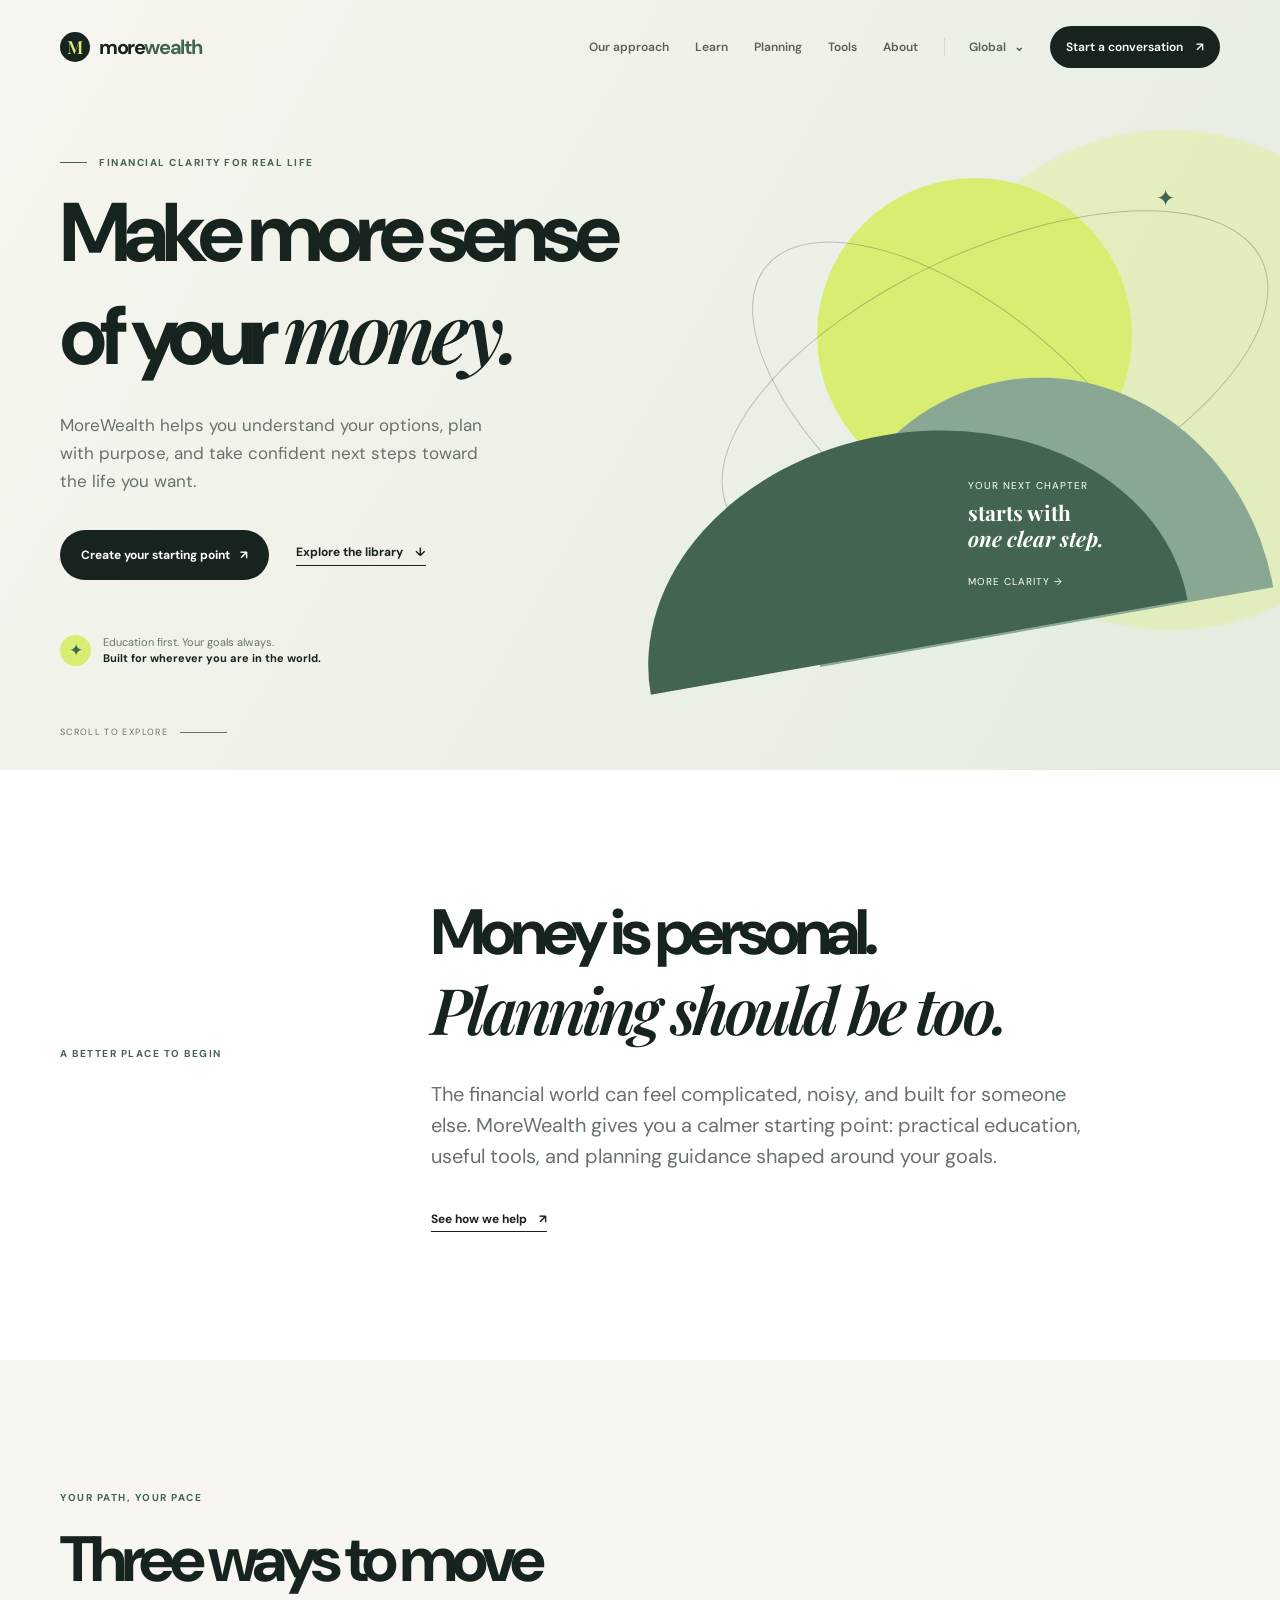
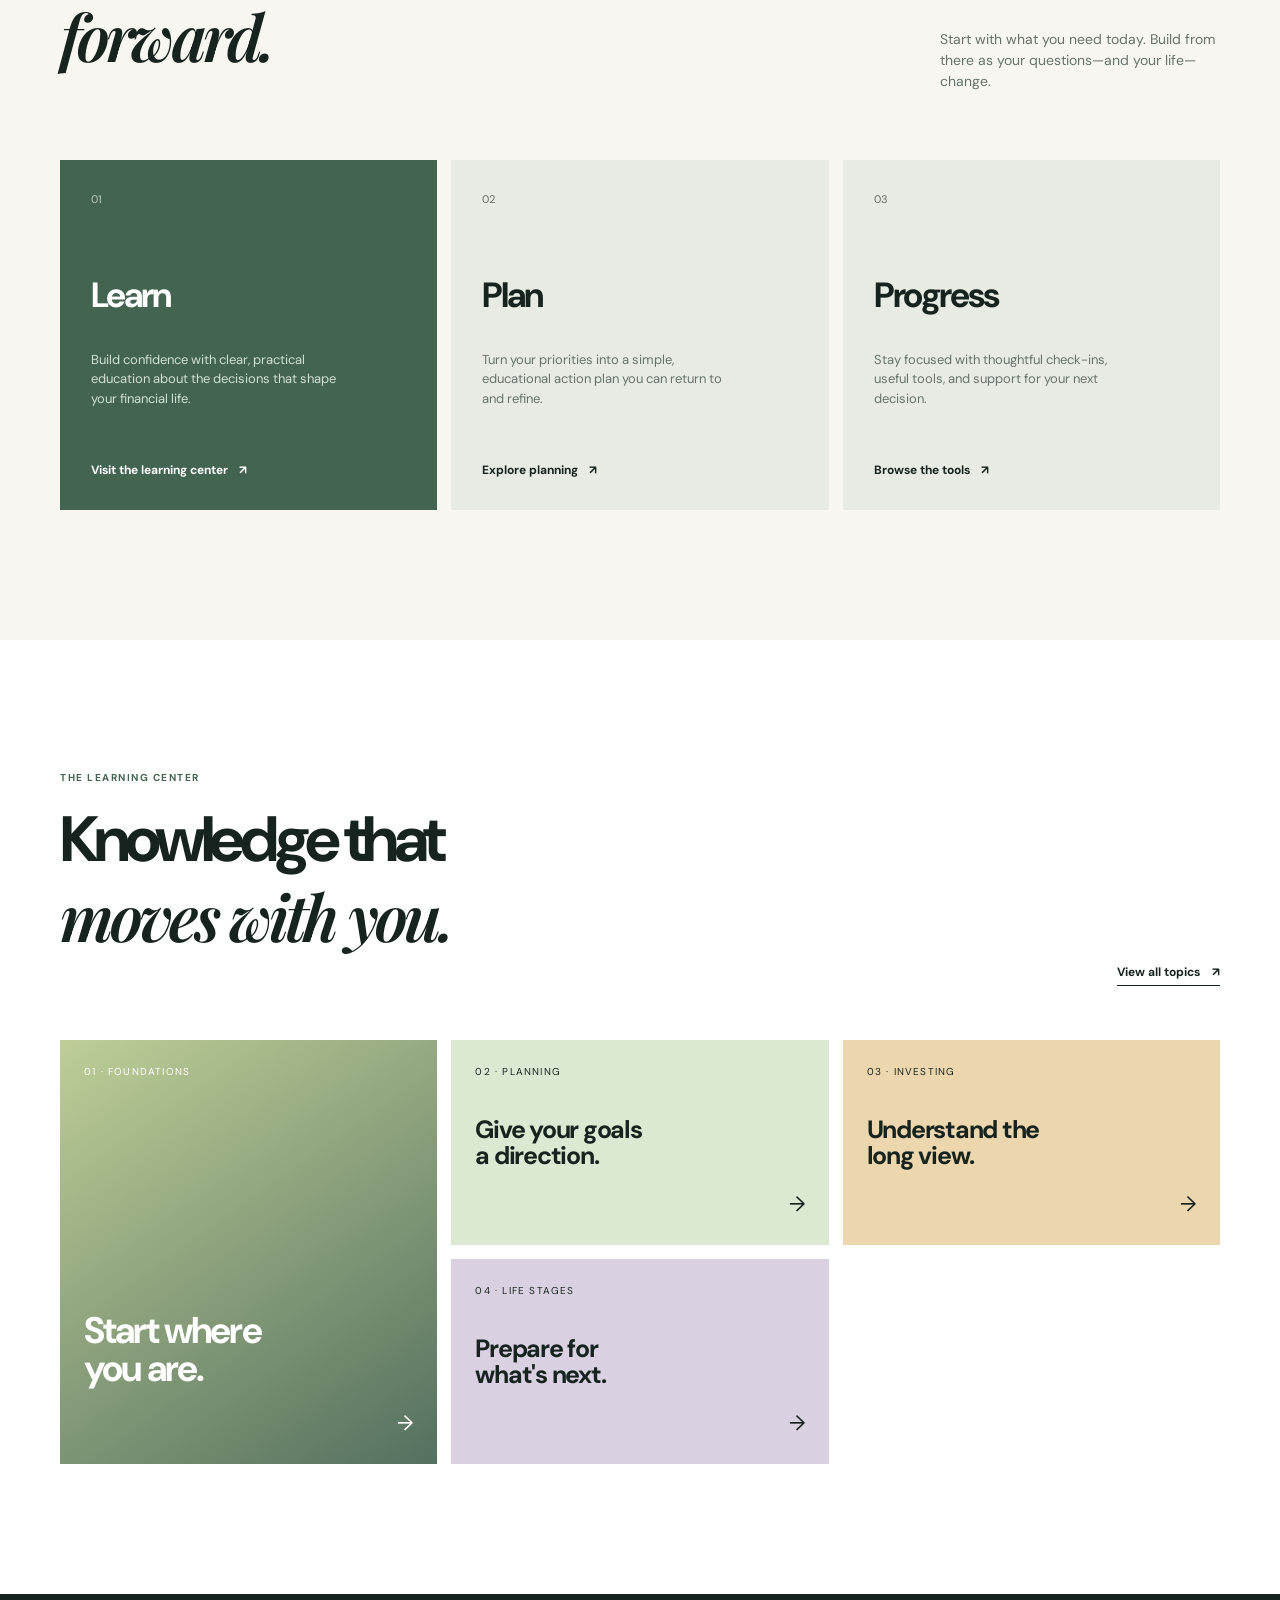
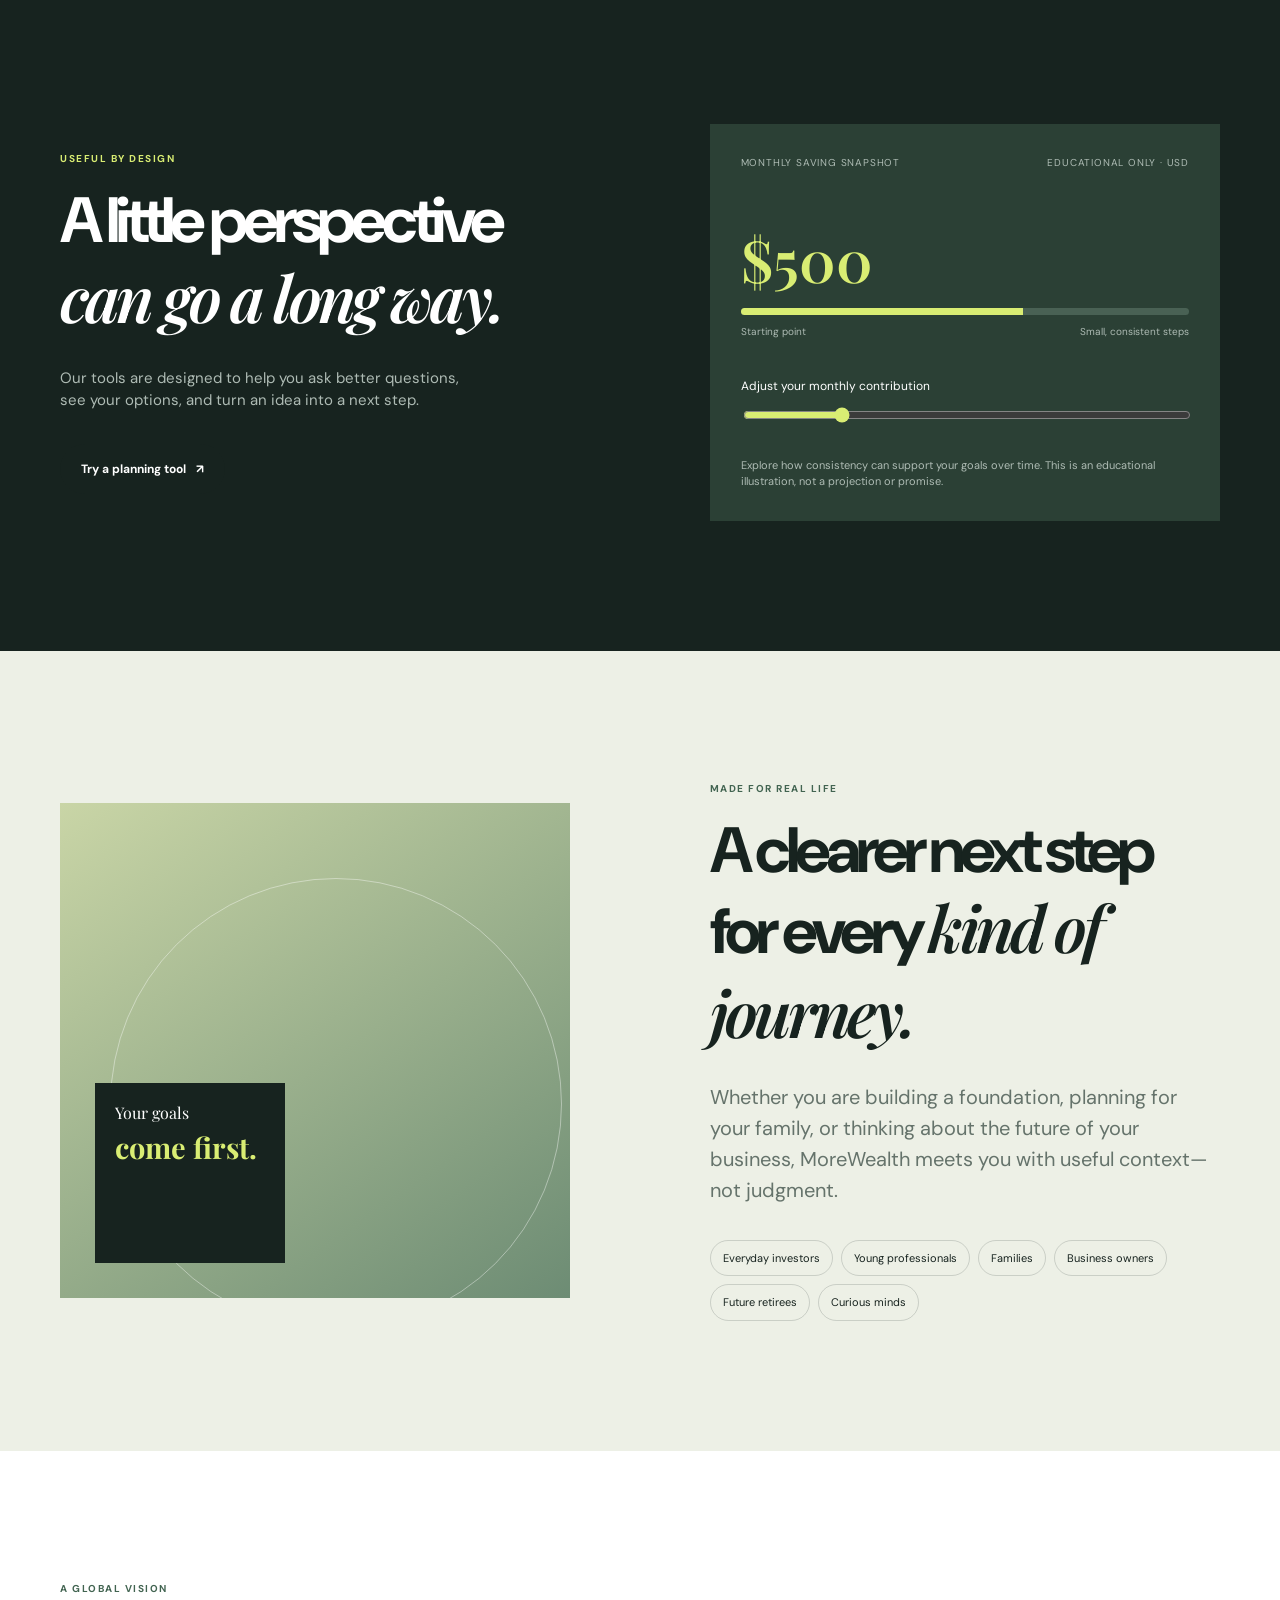
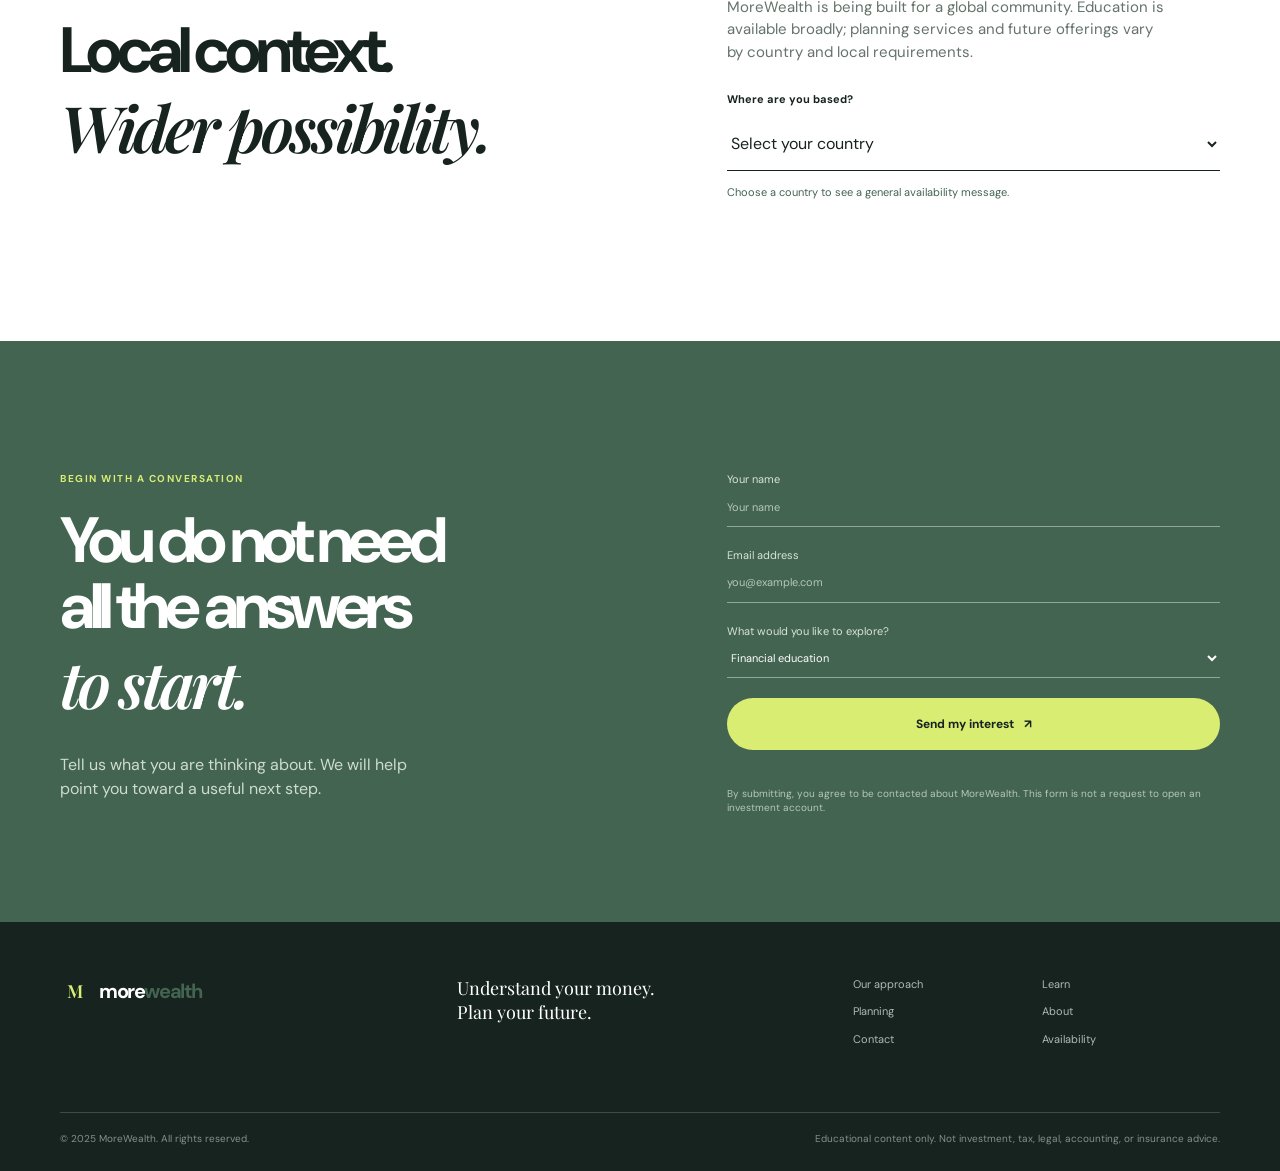
<file: index.html>
<!doctype html>
<html lang="en">
<head>
  <meta charset="UTF-8" />
  <meta name="viewport" content="width=device-width, initial-scale=1.0" />
  <meta name="description" content="MoreWealth makes financial education and planning clearer, more personal, and easier to act on." />
  <title>MoreWealth — Clarity for what comes next</title>
  <link rel="preconnect" href="https://fonts.googleapis.com" />
  <link rel="preconnect" href="https://fonts.gstatic.com" crossorigin />
  <link href="https://fonts.googleapis.com/css2?family=DM+Sans:wght@400;500;600;700&family=Playfair+Display:ital,wght@0,600;0,700;1,600&display=swap" rel="stylesheet" />
  <link rel="stylesheet" href="styles.css" />
</head>
<body>
  <header class="site-header">
    <div class="container nav-wrap">
      <a class="brand" href="#top" aria-label="MoreWealth home"><span class="brand-mark">M</span><span>more<span>wealth</span></span></a>
      <button class="menu-toggle" aria-expanded="false" aria-controls="site-nav" aria-label="Open navigation"><i></i><i></i><i></i></button>
      <nav id="site-nav" class="site-nav" aria-label="Main navigation">
        <a href="#approach">Our approach</a><a href="#learn">Learn</a><a href="#planning">Planning</a><a href="#tools">Tools</a><a href="#about">About</a>
        <a class="country-link" href="#availability">Global <span>⌄</span></a><a class="nav-cta" href="#contact">Start a conversation <span>↗</span></a>
      </nav>
    </div>
  </header>

  <main id="top">
    <section class="hero"><div class="hero-orb"></div><div class="container hero-grid"><div class="hero-copy"><p class="eyebrow"><span></span> Financial clarity for real life</p><h1>Make more sense of your <em>money.</em></h1><p class="hero-lede">MoreWealth helps you understand your options, plan with purpose, and take confident next steps toward the life you want.</p><div class="hero-actions"><a class="button dark" href="#contact">Create your starting point <span>↗</span></a><a class="under-link" href="#learn">Explore the library <span>↓</span></a></div><div class="hero-note"><span class="note-icon">✦</span><span>Education first. Your goals always.<br /><strong>Built for wherever you are in the world.</strong></span></div></div><div class="hero-art" aria-hidden="true"><div class="art-sun"></div><div class="art-line line-one"></div><div class="art-line line-two"></div><div class="art-hill hill-one"></div><div class="art-hill hill-two"></div><div class="art-card"><small>Your next chapter</small><strong>starts with<br /><em>one clear step.</em></strong><span>More clarity →</span></div><span class="star star-one">✦</span><span class="star star-two">✦</span></div></div><div class="container hero-bottom"><span>Scroll to explore</span><span class="scroll-line"></span></div></section>

    <section class="section intro" id="approach"><div class="container intro-grid"><p class="eyebrow">A better place to begin</p><div><h2>Money is personal.<br /><em>Planning should be too.</em></h2><p class="large-copy">The financial world can feel complicated, noisy, and built for someone else. MoreWealth gives you a calmer starting point: practical education, useful tools, and planning guidance shaped around your goals.</p><a class="arrow-link" href="#planning">See how we help <span>↗</span></a></div></div></section>

    <section class="section pathways" id="planning"><div class="container"><div class="section-head"><div><p class="eyebrow">Your path, your pace</p><h2>Three ways to move<br /><em>forward.</em></h2></div><p>Start with what you need today. Build from there as your questions—and your life—change.</p></div><div class="path-grid"><article class="path-card featured"><span class="path-symbol">01</span><h3>Learn</h3><p>Build confidence with clear, practical education about the decisions that shape your financial life.</p><a href="#learn">Visit the learning center <span>↗</span></a></article><article class="path-card"><span class="path-symbol">02</span><h3>Plan</h3><p>Turn your priorities into a simple, educational action plan you can return to and refine.</p><a href="#contact">Explore planning <span>↗</span></a></article><article class="path-card"><span class="path-symbol">03</span><h3>Progress</h3><p>Stay focused with thoughtful check-ins, useful tools, and support for your next decision.</p><a href="#tools">Browse the tools <span>↗</span></a></article></div></div></section>

    <section class="section learn" id="learn"><div class="container"><div class="section-head"><div><p class="eyebrow">The learning center</p><h2>Knowledge that<br /><em>moves with you.</em></h2></div><a class="arrow-link" href="#contact">View all topics <span>↗</span></a></div><div class="topic-grid"><a class="topic large" href="#contact"><span>01 · Foundations</span><h3>Start where<br />you are.</h3><b>→</b></a><a class="topic topic-green" href="#contact"><span>02 · Planning</span><h3>Give your goals<br />a direction.</h3><b>→</b></a><a class="topic topic-gold" href="#contact"><span>03 · Investing</span><h3>Understand the<br />long view.</h3><b>→</b></a><a class="topic topic-lilac" href="#contact"><span>04 · Life stages</span><h3>Prepare for<br />what's next.</h3><b>→</b></a></div></div></section>

    <section class="section tools" id="tools"><div class="container tools-grid"><div class="tools-copy"><p class="eyebrow">Useful by design</p><h2>A little perspective<br /><em>can go a long way.</em></h2><p>Our tools are designed to help you ask better questions, see your options, and turn an idea into a next step.</p><a class="button dark" href="#calculator">Try a planning tool <span>↗</span></a></div><div class="tool-preview" id="calculator"><div class="tool-top"><span>Monthly saving snapshot</span><span>Educational only · USD</span></div><div class="tool-number" id="tool-number">$500</div><div class="tool-bar"><i></i></div><div class="tool-labels"><span>Starting point</span><span>Small, consistent steps</span></div><label for="saving-range">Adjust your monthly contribution</label><input id="saving-range" type="range" min="100" max="2000" value="500" step="50" /><p>Explore how consistency can support your goals over time. This is an educational illustration, not a projection or promise.</p></div></div></section>

    <section class="section people"><div class="container people-grid"><div class="people-art"><div class="people-badge">Your goals<br /><strong>come first.</strong></div></div><div><p class="eyebrow">Made for real life</p><h2>A clearer next step for every <em>kind of journey.</em></h2><p class="large-copy">Whether you are building a foundation, planning for your family, or thinking about the future of your business, MoreWealth meets you with useful context—not judgment.</p><div class="audiences"><span>Everyday investors</span><span>Young professionals</span><span>Families</span><span>Business owners</span><span>Future retirees</span><span>Curious minds</span></div></div></div></section>

    <section class="section availability" id="availability"><div class="container availability-grid"><div><p class="eyebrow">A global vision</p><h2>Local context.<br /><em>Wider possibility.</em></h2></div><div><p>MoreWealth is being built for a global community. Education is available broadly; planning services and future offerings vary by country and local requirements.</p><label for="country">Where are you based?</label><select id="country"><option value="">Select your country</option><option>United States</option><option>Canada</option><option>United Kingdom</option><option>Nigeria</option><option>Other / prefer not to say</option></select><p class="country-status" id="country-status">Choose a country to see a general availability message.</p></div></div></section>

    <section class="section contact" id="contact"><div class="container contact-grid"><div><p class="eyebrow">Begin with a conversation</p><h2>You do not need<br />all the answers<br /><em>to start.</em></h2><p>Tell us what you are thinking about. We will help point you toward a useful next step.</p></div><form id="contact-form"><label>Your name<input required name="name" type="text" placeholder="Your name" /></label><label>Email address<input required name="email" type="email" placeholder="you@example.com" /></label><label>What would you like to explore?<select name="interest"><option>Financial education</option><option>Personal planning</option><option>Tools and resources</option><option>Future updates</option></select></label><button class="button light" type="submit">Send my interest <span>↗</span></button><p class="form-status" role="status"></p><small>By submitting, you agree to be contacted about MoreWealth. This form is not a request to open an investment account.</small></form></div></section>
  </main>

  <footer><div class="container footer-top"><a class="brand footer-brand" href="#top"><span class="brand-mark">M</span><span>more<span>wealth</span></span></a><p>Understand your money.<br />Plan your future.</p><div class="footer-links"><a href="#approach">Our approach</a><a href="#learn">Learn</a><a href="#planning">Planning</a><a href="#about">About</a><a href="#contact">Contact</a><a href="#availability">Availability</a></div></div><div class="container footer-bottom"><span>© 2025 MoreWealth. All rights reserved.</span><span>Educational content only. Not investment, tax, legal, accounting, or insurance advice.</span></div></footer>
  <script src="script.js"></script>
</body>
</html>
</file>
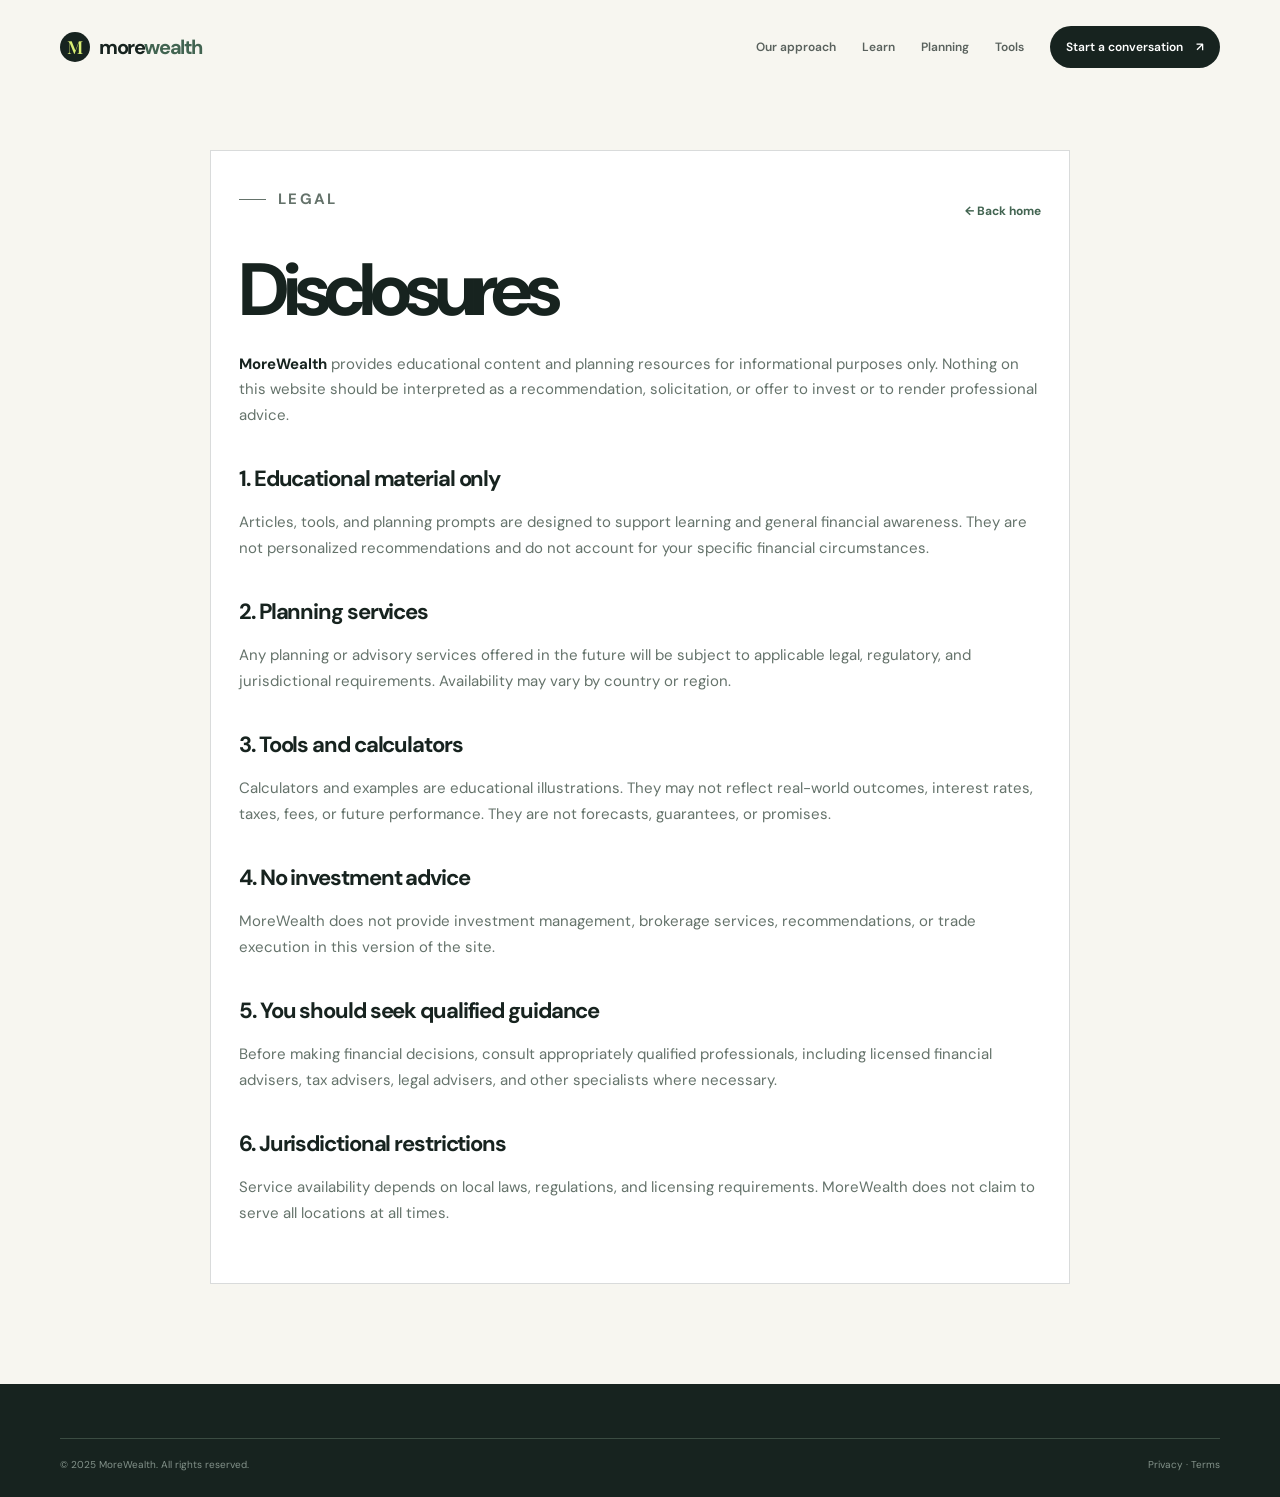
<file: disclosures.html>
<!doctype html>
<html lang="en">
<head>
  <meta charset="UTF-8" />
  <meta name="viewport" content="width=device-width, initial-scale=1.0" />
  <meta name="description" content="MoreWealth disclosures and educational-use notice." />
  <title>Disclosures — MoreWealth</title>
  <link rel="preconnect" href="https://fonts.googleapis.com" />
  <link rel="preconnect" href="https://fonts.gstatic.com" crossorigin />
  <link href="https://fonts.googleapis.com/css2?family=DM+Sans:wght@400;500;600;700&family=Playfair+Display:ital,wght@0,600;1,600&display=swap" rel="stylesheet" />
  <link rel="stylesheet" href="styles.css" />
  <style>
    .legal-page{padding:150px 0 100px;background:var(--cream)}
    .legal-wrap{max-width:860px;margin:auto;background:#fff;padding:36px 28px 42px;border:1px solid var(--line)}
    .legal-wrap h1{font-size:clamp(42px,6vw,74px);line-height:1;letter-spacing:-.08em;margin:0 0 25px}
    .legal-wrap h2{font-size:22px;letter-spacing:-.05em;margin:34px 0 12px}
    .legal-wrap p,.legal-wrap li{color:var(--muted);font-size:15px;line-height:1.7}
    .legal-wrap ul{padding-left:19px}
    .legal-wrap strong{color:var(--ink)}
    .legal-wrap a{color:var(--green);font-weight:700}
    .legal-top{display:flex;justify-content:space-between;align-items:center;gap:20px;margin-bottom:18px}
    .legal-top a{font-size:12px;font-weight:700}
    @media(max-width:800px){.container{width:min(100% - 34px,600px)}.legal-wrap{padding:24px 18px 28px}.site-nav{display:none}.menu-toggle{display:block}.site-nav.open{display:flex;position:absolute;top:65px;left:20px;right:20px;flex-direction:column;padding:20px;background:#fff}.site-header{padding:18px 0}}</style>
</head>
<body>
  <header class="site-header">
    <div class="container nav-wrap">
      <a class="brand" href="index.html"><span class="brand-mark">M</span><span>more<span>wealth</span></span></a>
      <button class="menu-toggle" aria-expanded="false" aria-controls="site-nav" aria-label="Open navigation"><i></i><i></i><i></i></button>
      <nav id="site-nav" class="site-nav"><a href="index.html#approach">Our approach</a><a href="education.html">Learn</a><a href="planning.html">Planning</a><a href="tools.html">Tools</a><a class="nav-cta" href="index.html#contact">Start a conversation <span>↗</span></a></nav>
    </div>
  </header>

  <main class="legal-page">
    <div class="container">
      <div class="legal-wrap">
        <div class="legal-top">
          <p class="eyebrow"><span></span> Legal</p>
          <a href="index.html">← Back home</a>
        </div>
        <h1>Disclosures</h1>

        <p><strong>MoreWealth</strong> provides educational content and planning resources for informational purposes only. Nothing on this website should be interpreted as a recommendation, solicitation, or offer to invest or to render professional advice.</p>

        <h2>1. Educational material only</h2>
        <p>Articles, tools, and planning prompts are designed to support learning and general financial awareness. They are not personalized recommendations and do not account for your specific financial circumstances.</p>

        <h2>2. Planning services</h2>
        <p>Any planning or advisory services offered in the future will be subject to applicable legal, regulatory, and jurisdictional requirements. Availability may vary by country or region.</p>

        <h2>3. Tools and calculators</h2>
        <p>Calculators and examples are educational illustrations. They may not reflect real-world outcomes, interest rates, taxes, fees, or future performance. They are not forecasts, guarantees, or promises.</p>

        <h2>4. No investment advice</h2>
        <p>MoreWealth does not provide investment management, brokerage services, recommendations, or trade execution in this version of the site.</p>

        <h2>5. You should seek qualified guidance</h2>
        <p>Before making financial decisions, consult appropriately qualified professionals, including licensed financial advisers, tax advisers, legal advisers, and other specialists where necessary.</p>

        <h2>6. Jurisdictional restrictions</h2>
        <p>Service availability depends on local laws, regulations, and licensing requirements. MoreWealth does not claim to serve all locations at all times.</p>
      </div>
    </div>
  </main>

  <footer>
    <div class="container footer-bottom">
      <span>© 2025 MoreWealth. All rights reserved.</span>
      <span><a href="privacy.html">Privacy</a> · <a href="terms.html">Terms</a></span>
    </div>
  </footer>
  <script src="script.js"></script>
</body>
</html>
</file>
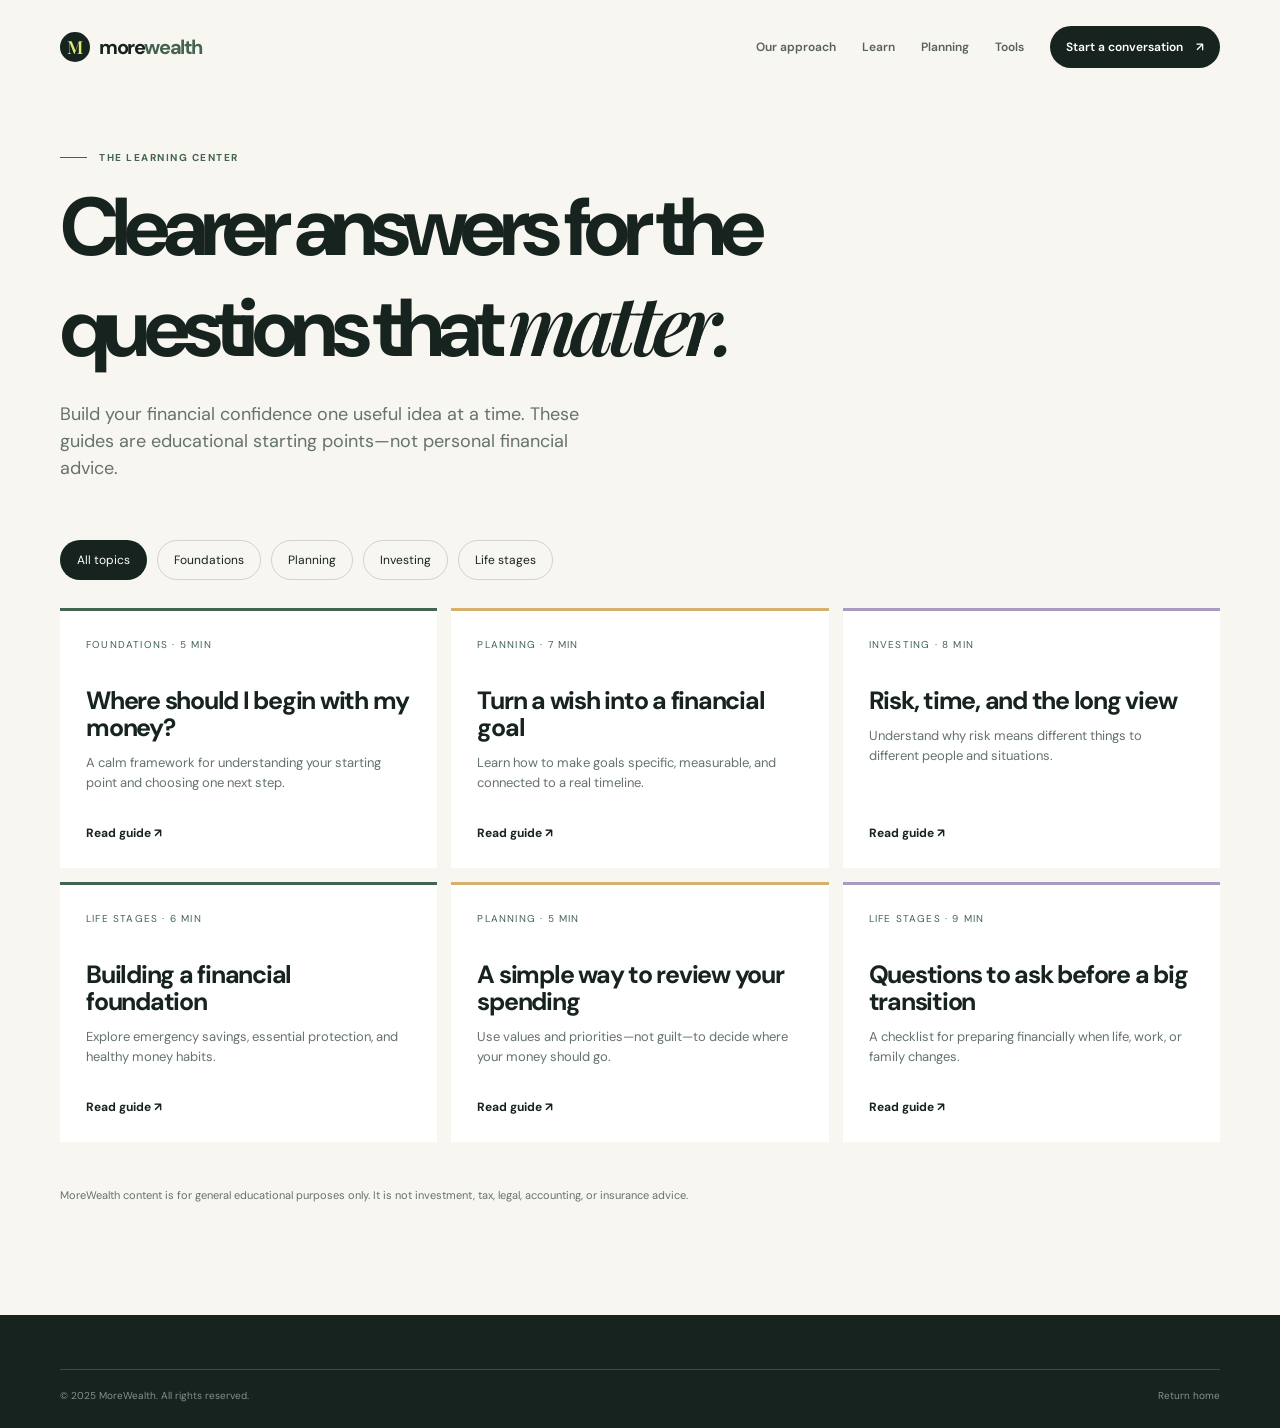
<file: education.html>
<!doctype html>
<html lang="en">
<head><meta charset="UTF-8"><meta name="viewport" content="width=device-width, initial-scale=1"><meta name="description" content="The MoreWealth learning center: clear financial education for real life."><title>Learning Center — MoreWealth</title><link rel="preconnect" href="https://fonts.googleapis.com"><link rel="preconnect" href="https://fonts.gstatic.com" crossorigin><link href="https://fonts.googleapis.com/css2?family=DM+Sans:wght@400;500;600;700&family=Playfair+Display:ital,wght@0,600;1,600&display=swap" rel="stylesheet"><link rel="stylesheet" href="styles.css"><style>.library{padding:150px 0 100px;background:var(--cream)}.library h1{max-width:700px;font-size:clamp(48px,7vw,82px);line-height:.98;letter-spacing:-.08em;margin:0 0 24px}.library h1 em{font:italic 600 1em var(--serif)}.library-intro{max-width:570px;color:var(--muted);font-size:18px}.filter-row{display:flex;gap:10px;flex-wrap:wrap;margin:58px 0 28px}.filter{border:1px solid var(--line);border-radius:99px;background:transparent;padding:10px 16px;color:var(--ink);cursor:pointer;font-size:12px}.filter.active,.filter:hover{background:var(--ink);color:#fff}.article-grid{display:grid;grid-template-columns:repeat(3,1fr);gap:14px}.article-card{background:#fff;padding:26px;min-height:260px;display:flex;flex-direction:column;border-top:3px solid var(--green)}.article-card:nth-child(3n+2){border-color:#d6b16d}.article-card:nth-child(3n){border-color:#a99ac0}.article-card .tag{text-transform:uppercase;letter-spacing:.12em;font-size:10px;color:var(--green)}.article-card h2{font-size:25px;line-height:1.08;letter-spacing:-.05em;margin:35px 0 12px}.article-card p{font-size:13px;color:var(--muted);margin:0}.article-card a{margin-top:auto;padding-top:28px;font-weight:700;font-size:12px}.disclaimer{margin-top:45px;color:var(--muted);font-size:11px}@media(max-width:800px){.container{width:min(100% - 40px,600px)}.article-grid{grid-template-columns:1fr}.site-nav{display:none}.menu-toggle{display:block}.site-nav.open{display:flex;position:absolute;top:65px;left:20px;right:20px;flex-direction:column;padding:20px;background:#fff}.site-header{padding:18px 0}}</style></head>
<body><header class="site-header"><div class="container nav-wrap"><a class="brand" href="index.html"><span class="brand-mark">M</span><span>more<span>wealth</span></span></a><button class="menu-toggle" aria-expanded="false" aria-controls="site-nav" aria-label="Open navigation"><i></i><i></i><i></i></button><nav id="site-nav" class="site-nav"><a href="index.html#approach">Our approach</a><a href="education.html">Learn</a><a href="planning.html">Planning</a><a href="tools.html">Tools</a><a class="nav-cta" href="index.html#contact">Start a conversation <span>↗</span></a></nav></div></header><main class="library"><div class="container"><p class="eyebrow"><span></span> The learning center</p><h1>Clearer answers for the questions that <em>matter.</em></h1><p class="library-intro">Build your financial confidence one useful idea at a time. These guides are educational starting points—not personal financial advice.</p><div class="filter-row" role="toolbar" aria-label="Filter learning topics"><button class="filter active" data-filter="all">All topics</button><button class="filter" data-filter="foundations">Foundations</button><button class="filter" data-filter="planning">Planning</button><button class="filter" data-filter="investing">Investing</button><button class="filter" data-filter="life">Life stages</button></div><div class="article-grid"><article class="article-card" data-topic="foundations"><span class="tag">Foundations · 5 min</span><h2>Where should I begin with my money?</h2><p>A calm framework for understanding your starting point and choosing one next step.</p><a href="#">Read guide ↗</a></article><article class="article-card" data-topic="planning"><span class="tag">Planning · 7 min</span><h2>Turn a wish into a financial goal</h2><p>Learn how to make goals specific, measurable, and connected to a real timeline.</p><a href="#">Read guide ↗</a></article><article class="article-card" data-topic="investing"><span class="tag">Investing · 8 min</span><h2>Risk, time, and the long view</h2><p>Understand why risk means different things to different people and situations.</p><a href="#">Read guide ↗</a></article><article class="article-card" data-topic="life"><span class="tag">Life stages · 6 min</span><h2>Building a financial foundation</h2><p>Explore emergency savings, essential protection, and healthy money habits.</p><a href="#">Read guide ↗</a></article><article class="article-card" data-topic="planning"><span class="tag">Planning · 5 min</span><h2>A simple way to review your spending</h2><p>Use values and priorities—not guilt—to decide where your money should go.</p><a href="#">Read guide ↗</a></article><article class="article-card" data-topic="life"><span class="tag">Life stages · 9 min</span><h2>Questions to ask before a big transition</h2><p>A checklist for preparing financially when life, work, or family changes.</p><a href="#">Read guide ↗</a></article></div><p class="disclaimer">MoreWealth content is for general educational purposes only. It is not investment, tax, legal, accounting, or insurance advice.</p></div></main><footer><div class="container footer-bottom"><span>© 2025 MoreWealth. All rights reserved.</span><span><a href="index.html">Return home</a></span></div></footer><script src="script.js"></script><script>document.querySelectorAll('.filter').forEach(button=>button.addEventListener('click',()=>{document.querySelector('.filter.active').classList.remove('active');button.classList.add('active');document.querySelectorAll('.article-card').forEach(card=>card.hidden=button.dataset.filter!=='all'&&card.dataset.topic!==button.dataset.filter)}));</script></body></html>
</file>
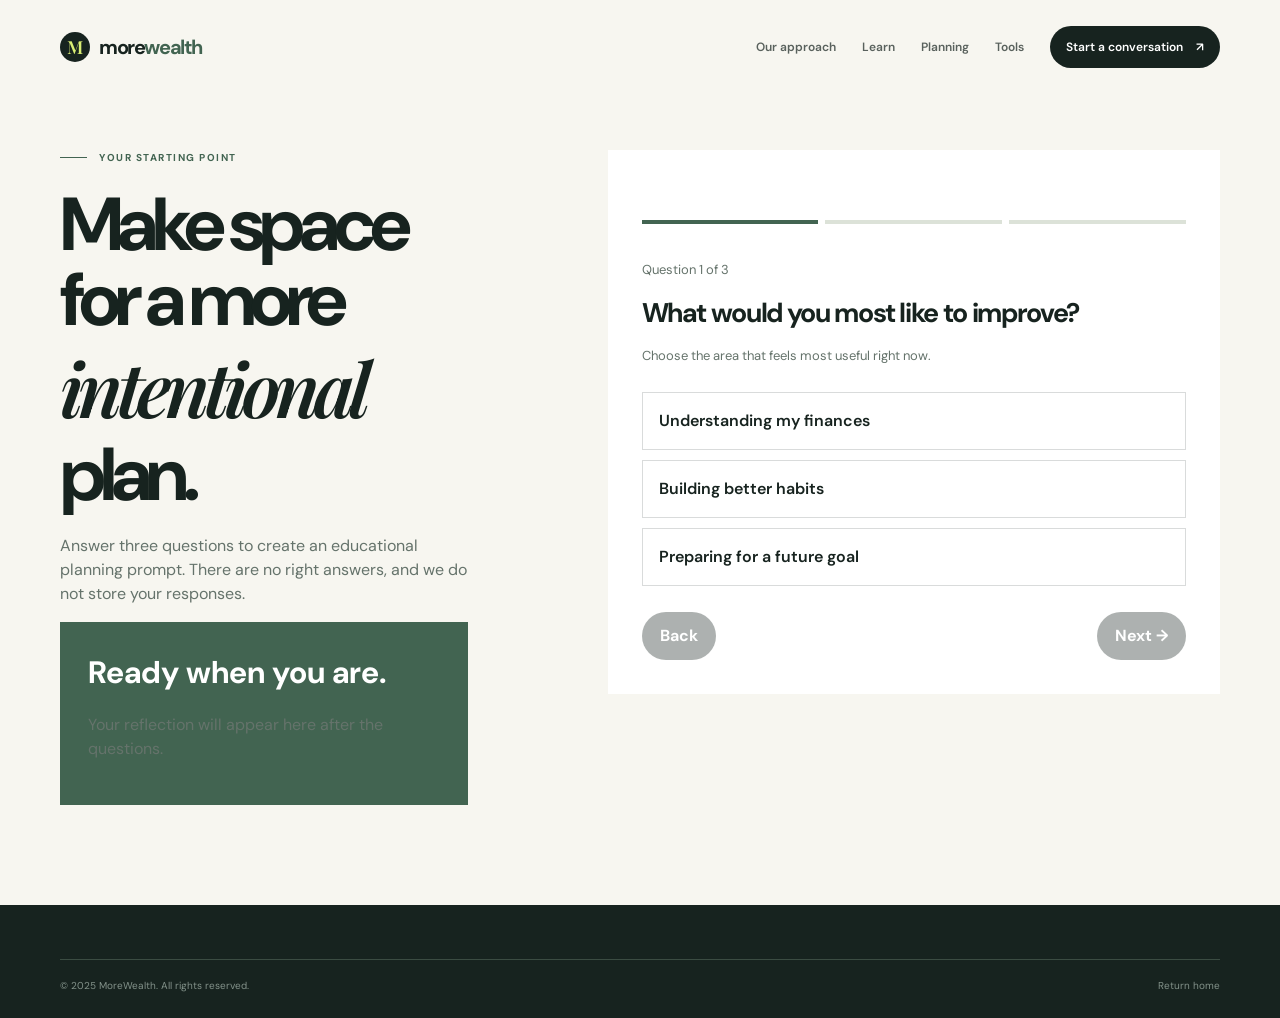
<file: planning.html>
<!doctype html>
<html lang="en"><head><meta charset="UTF-8"><meta name="viewport" content="width=device-width, initial-scale=1"><meta name="description" content="Build an educational MoreWealth financial planning starting point."><title>Planning — MoreWealth</title><link rel="preconnect" href="https://fonts.googleapis.com"><link rel="preconnect" href="https://fonts.gstatic.com" crossorigin><link href="https://fonts.googleapis.com/css2?family=DM+Sans:wght@400;500;600;700&family=Playfair+Display:ital,wght@0,600;1,600&display=swap" rel="stylesheet"><link rel="stylesheet" href="styles.css"><style>.planner{padding:150px 0 100px;background:var(--cream)}.planner-grid{display:grid;grid-template-columns:.8fr 1.2fr;gap:12%;align-items:start}.planner h1{font-size:clamp(48px,6vw,75px);line-height:1;letter-spacing:-.08em;margin:0 0 22px}.planner h1 em{font:italic 600 1em var(--serif)}.planner-copy p:not(.eyebrow){color:var(--muted);font-size:16px}.progress{display:flex;gap:7px;margin:36px 0}.progress i{height:4px;flex:1;background:#dce2d8}.progress i.active{background:var(--green)}.question-card{background:#fff;padding:34px}.question-card h2{margin:0 0 8px;font-size:27px;letter-spacing:-.05em}.question-card>p{color:var(--muted);font-size:13px}.answers{display:grid;gap:10px;margin:26px 0}.answer{padding:16px;text-align:left;border:1px solid var(--line);background:#fff;cursor:pointer;font-weight:600;color:var(--ink)}.answer:hover,.answer.selected{background:var(--green);border-color:var(--green);color:#fff}.planner-actions{display:flex;justify-content:space-between;align-items:center}.planner-actions button{border:0;background:var(--ink);color:#fff;border-radius:99px;padding:12px 18px;cursor:pointer;font-weight:700}.planner-actions button:disabled{opacity:.35;cursor:not-allowed}.result{background:var(--green);color:#fff;padding:28px}.result h2{font-size:31px;margin:0 0 12px}.result p{color:#d7e2d8;font-size:14px}.result a{display:inline-block;margin-top:12px;color:var(--lime);font-weight:700;font-size:12px}@media(max-width:800px){.container{width:min(100% - 40px,600px)}.planner-grid{grid-template-columns:1fr;gap:40px}.site-nav{display:none}.menu-toggle{display:block}.site-nav.open{display:flex;position:absolute;top:65px;left:20px;right:20px;flex-direction:column;padding:20px;background:#fff}.site-header{padding:18px 0}}</style></head>
<body><header class="site-header"><div class="container nav-wrap"><a class="brand" href="index.html"><span class="brand-mark">M</span><span>more<span>wealth</span></span></a><button class="menu-toggle" aria-expanded="false" aria-controls="site-nav" aria-label="Open navigation"><i></i><i></i><i></i></button><nav id="site-nav" class="site-nav"><a href="index.html#approach">Our approach</a><a href="education.html">Learn</a><a href="planning.html">Planning</a><a href="tools.html">Tools</a><a class="nav-cta" href="index.html#contact">Start a conversation <span>↗</span></a></nav></div></header><main class="planner"><div class="container planner-grid"><div class="planner-copy"><p class="eyebrow"><span></span> Your starting point</p><h1>Make space for a more <em>intentional</em> plan.</h1><p>Answer three questions to create an educational planning prompt. There are no right answers, and we do not store your responses.</p><div class="result" id="result"><h2>Ready when you are.</h2><p>Your reflection will appear here after the questions.</p></div></div><div class="question-card"><div class="progress"><i class="active"></i><i></i><i></i></div><p id="step-label">Question 1 of 3</p><h2 id="question">What would you most like to improve?</h2><p id="question-help">Choose the area that feels most useful right now.</p><div class="answers" id="answers"></div><div class="planner-actions"><button id="back" disabled>Back</button><button id="next" disabled>Next <span>→</span></button></div></div></div></main><footer><div class="container footer-bottom"><span>© 2025 MoreWealth. All rights reserved.</span><span><a href="index.html">Return home</a></span></div></footer><script src="script.js"></script><script>const questions=[{q:'What would you most like to improve?',h:'Choose the area that feels most useful right now.',a:['Understanding my finances','Building better habits','Preparing for a future goal']},{q:'What is your planning horizon?',h:'Thinking in time horizons can make a goal easier to shape.',a:['The next 12 months','The next 1–5 years','More than 5 years']},{q:'What kind of support sounds useful?',h:'Choose what you would explore first.',a:['Learning resources','Practical planning tools','A conversation with a professional']}];let step=0;let selected=[];const q=document.querySelector('#question'),help=document.querySelector('#question-help'),answers=document.querySelector('#answers'),label=document.querySelector('#step-label'),next=document.querySelector('#next'),back=document.querySelector('#back'),bars=document.querySelectorAll('.progress i');function render(){const item=questions[step];label.textContent=`Question ${step+1} of ${questions.length}`;q.textContent=item.q;help.textContent=item.h;answers.innerHTML=item.a.map((a,i)=>`<button class="answer ${selected[step]===i?'selected':''}" data-i="${i}">${a}</button>`).join('');answers.querySelectorAll('.answer').forEach(b=>b.onclick=()=>{selected[step]=Number(b.dataset.i);render()});next.disabled=selected[step]===undefined;back.disabled=step===0;bars.forEach((bar,i)=>bar.classList.toggle('active',i<=step));}next.onclick=()=>{if(step<questions.length-1){step++;render()}else{document.querySelector('.question-card').innerHTML='<div class="result"><h2>Your starting point is ready.</h2><p>Use your answers to choose one small, useful action this week. MoreWealth planning resources can help you continue exploring.</p><a href="education.html">Explore the learning center ↗</a></div>';document.querySelector('#result').innerHTML='<h2>One clear step.</h2><p>Start with education, then revisit your priorities as your circumstances change.</p>'}};back.onclick=()=>{if(step>0){step--;render()}};render();</script></body></html>
</file>
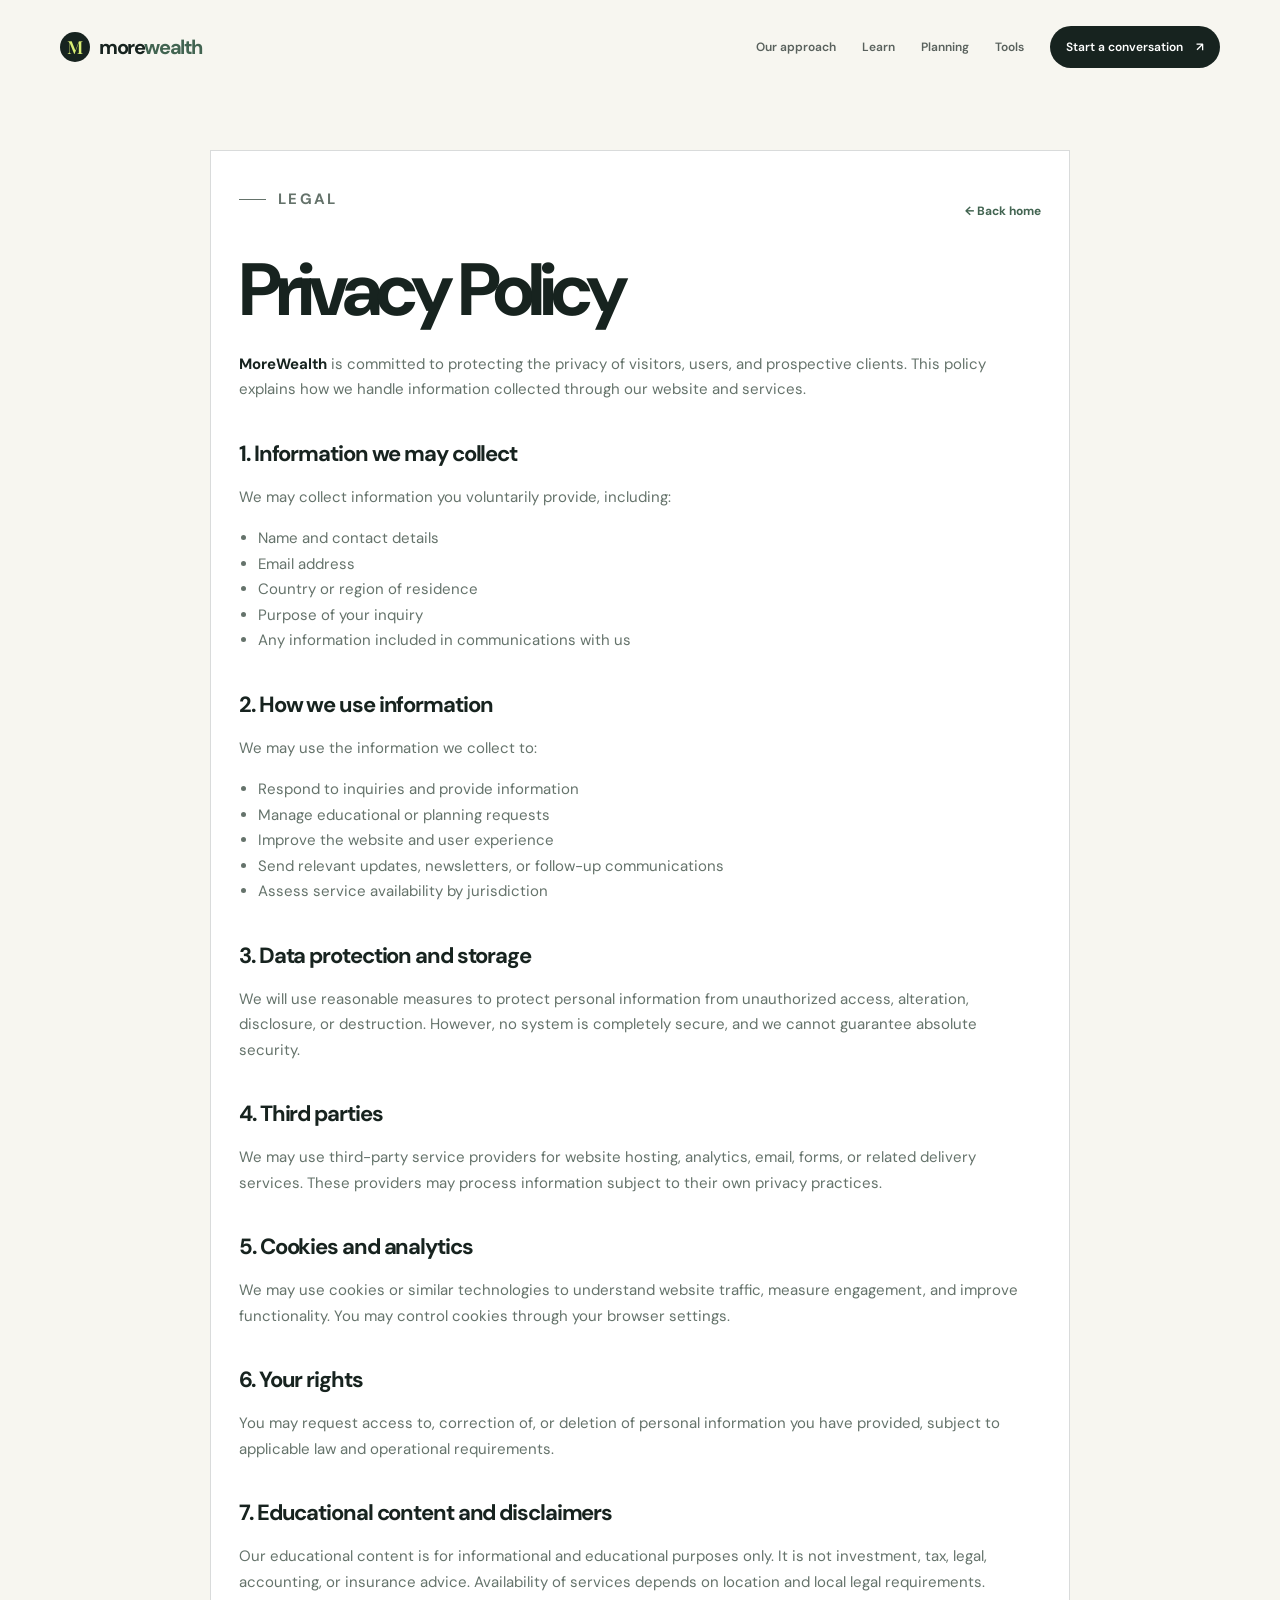
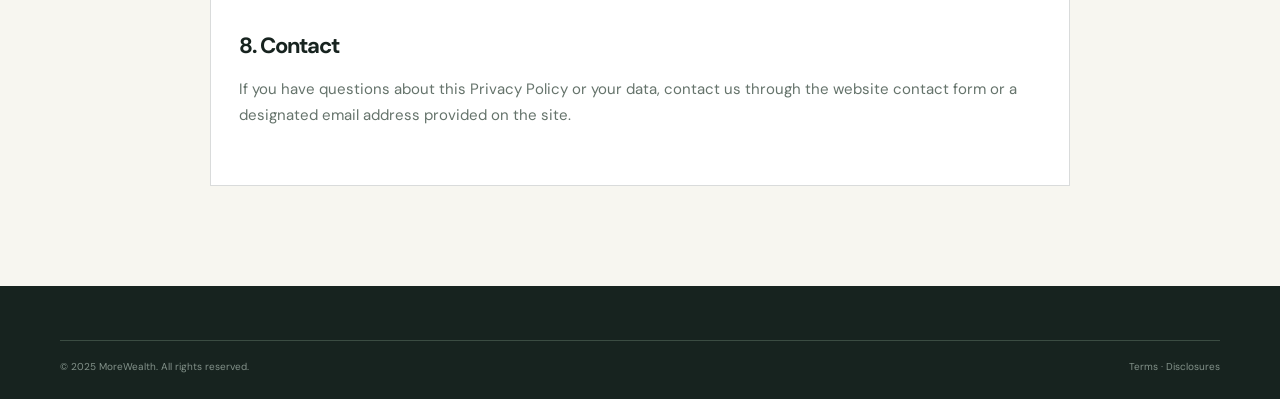
<file: privacy.html>
<!doctype html>
<html lang="en">
<head>
  <meta charset="UTF-8" />
  <meta name="viewport" content="width=device-width, initial-scale=1.0" />
  <meta name="description" content="Read MoreWealth privacy policy and legal disclosures." />
  <title>Privacy Policy — MoreWealth</title>
  <link rel="preconnect" href="https://fonts.googleapis.com" />
  <link rel="preconnect" href="https://fonts.gstatic.com" crossorigin />
  <link href="https://fonts.googleapis.com/css2?family=DM+Sans:wght@400;500;600;700&family=Playfair+Display:ital,wght@0,600;1,600&display=swap" rel="stylesheet" />
  <link rel="stylesheet" href="styles.css" />
  <style>
    .legal-page{padding:150px 0 100px;background:var(--cream)}
    .legal-wrap{max-width:860px;margin:auto;background:#fff;padding:36px 28px 42px;border:1px solid var(--line)}
    .legal-wrap h1{font-size:clamp(42px,6vw,74px);line-height:1;letter-spacing:-.08em;margin:0 0 25px}
    .legal-wrap h2{font-size:22px;letter-spacing:-.05em;margin:34px 0 12px}
    .legal-wrap p,.legal-wrap li{color:var(--muted);font-size:15px;line-height:1.7}
    .legal-wrap ul{padding-left:19px}
    .legal-wrap strong{color:var(--ink)}
    .legal-wrap a{color:var(--green);font-weight:700}
    .legal-top{display:flex;justify-content:space-between;align-items:center;gap:20px;margin-bottom:18px}
    .legal-top a{font-size:12px;font-weight:700}
    @media(max-width:800px){.container{width:min(100% - 34px,600px)}.legal-wrap{padding:24px 18px 28px}.site-nav{display:none}.menu-toggle{display:block}.site-nav.open{display:flex;position:absolute;top:65px;left:20px;right:20px;flex-direction:column;padding:20px;background:#fff}.site-header{padding:18px 0}}</style>
</head>
<body>
  <header class="site-header">
    <div class="container nav-wrap">
      <a class="brand" href="index.html"><span class="brand-mark">M</span><span>more<span>wealth</span></span></a>
      <button class="menu-toggle" aria-expanded="false" aria-controls="site-nav" aria-label="Open navigation"><i></i><i></i><i></i></button>
      <nav id="site-nav" class="site-nav"><a href="index.html#approach">Our approach</a><a href="education.html">Learn</a><a href="planning.html">Planning</a><a href="tools.html">Tools</a><a class="nav-cta" href="index.html#contact">Start a conversation <span>↗</span></a></nav>
    </div>
  </header>

  <main class="legal-page">
    <div class="container">
      <div class="legal-wrap">
        <div class="legal-top">
          <p class="eyebrow"><span></span> Legal</p>
          <a href="index.html">← Back home</a>
        </div>
        <h1>Privacy Policy</h1>

        <p><strong>MoreWealth</strong> is committed to protecting the privacy of visitors, users, and prospective clients. This policy explains how we handle information collected through our website and services.</p>

        <h2>1. Information we may collect</h2>
        <p>We may collect information you voluntarily provide, including:</p>
        <ul>
          <li>Name and contact details</li>
          <li>Email address</li>
          <li>Country or region of residence</li>
          <li>Purpose of your inquiry</li>
          <li>Any information included in communications with us</li>
        </ul>

        <h2>2. How we use information</h2>
        <p>We may use the information we collect to:</p>
        <ul>
          <li>Respond to inquiries and provide information</li>
          <li>Manage educational or planning requests</li>
          <li>Improve the website and user experience</li>
          <li>Send relevant updates, newsletters, or follow-up communications</li>
          <li>Assess service availability by jurisdiction</li>
        </ul>

        <h2>3. Data protection and storage</h2>
        <p>We will use reasonable measures to protect personal information from unauthorized access, alteration, disclosure, or destruction. However, no system is completely secure, and we cannot guarantee absolute security.</p>

        <h2>4. Third parties</h2>
        <p>We may use third-party service providers for website hosting, analytics, email, forms, or related delivery services. These providers may process information subject to their own privacy practices.</p>

        <h2>5. Cookies and analytics</h2>
        <p>We may use cookies or similar technologies to understand website traffic, measure engagement, and improve functionality. You may control cookies through your browser settings.</p>

        <h2>6. Your rights</h2>
        <p>You may request access to, correction of, or deletion of personal information you have provided, subject to applicable law and operational requirements.</p>

        <h2>7. Educational content and disclaimers</h2>
        <p>Our educational content is for informational and educational purposes only. It is not investment, tax, legal, accounting, or insurance advice. Availability of services depends on location and local legal requirements.</p>

        <h2>8. Contact</h2>
        <p>If you have questions about this Privacy Policy or your data, contact us through the website contact form or a designated email address provided on the site.</p>
      </div>
    </div>
  </main>

  <footer>
    <div class="container footer-bottom">
      <span>© 2025 MoreWealth. All rights reserved.</span>
      <span><a href="terms.html">Terms</a> · <a href="disclosures.html">Disclosures</a></span>
    </div>
  </footer>
  <script src="script.js"></script>
</body>
</html>
</file>
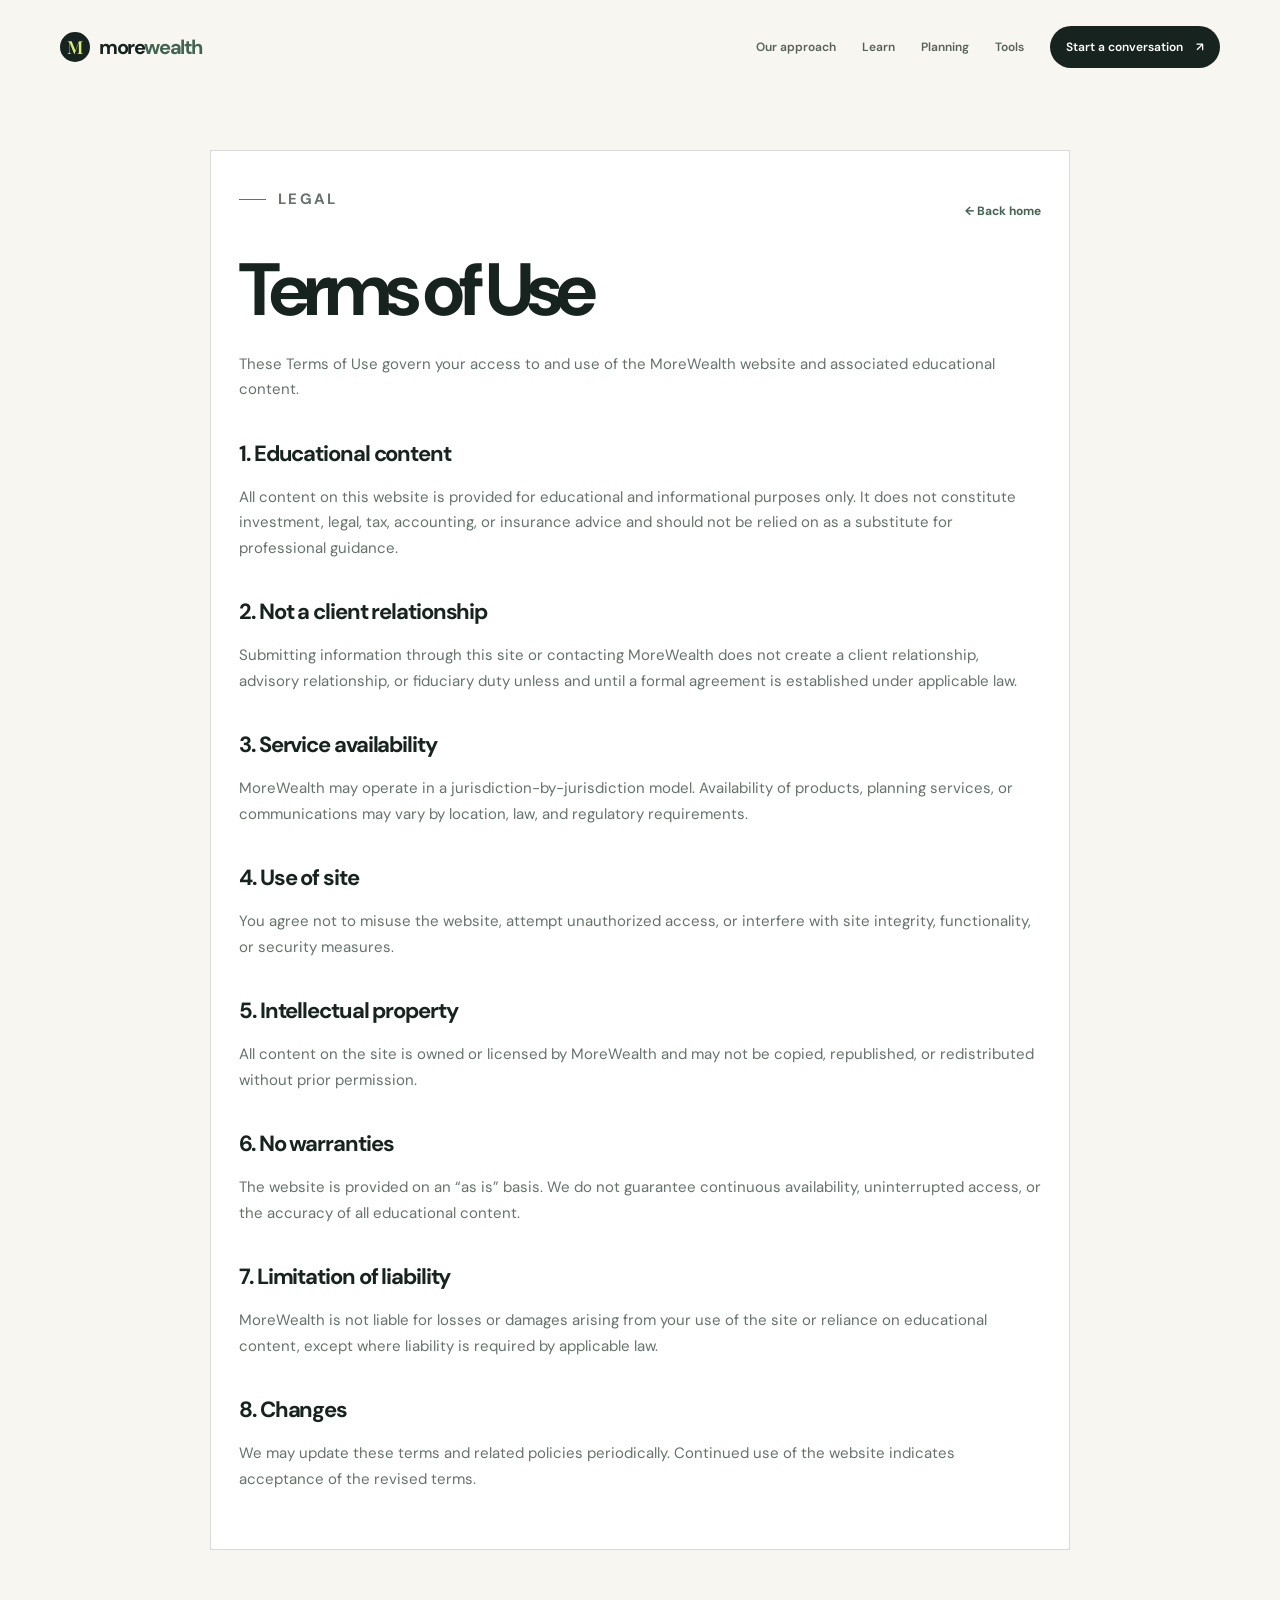
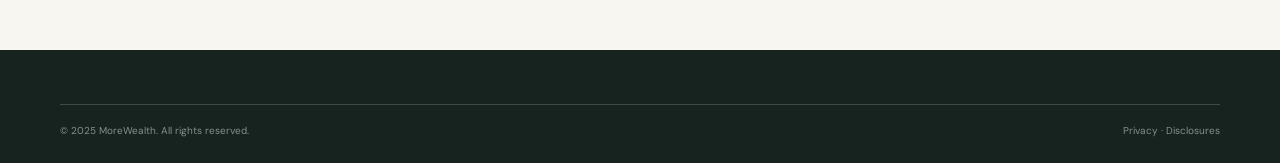
<file: terms.html>
<!doctype html>
<html lang="en">
<head>
  <meta charset="UTF-8" />
  <meta name="viewport" content="width=device-width, initial-scale=1.0" />
  <meta name="description" content="Read MoreWealth terms of use and website conditions." />
  <title>Terms of Use — MoreWealth</title>
  <link rel="preconnect" href="https://fonts.googleapis.com" />
  <link rel="preconnect" href="https://fonts.gstatic.com" crossorigin />
  <link href="https://fonts.googleapis.com/css2?family=DM+Sans:wght@400;500;600;700&family=Playfair+Display:ital,wght@0,600;1,600&display=swap" rel="stylesheet" />
  <link rel="stylesheet" href="styles.css" />
  <style>
    .legal-page{padding:150px 0 100px;background:var(--cream)}
    .legal-wrap{max-width:860px;margin:auto;background:#fff;padding:36px 28px 42px;border:1px solid var(--line)}
    .legal-wrap h1{font-size:clamp(42px,6vw,74px);line-height:1;letter-spacing:-.08em;margin:0 0 25px}
    .legal-wrap h2{font-size:22px;letter-spacing:-.05em;margin:34px 0 12px}
    .legal-wrap p,.legal-wrap li{color:var(--muted);font-size:15px;line-height:1.7}
    .legal-wrap ul{padding-left:19px}
    .legal-wrap strong{color:var(--ink)}
    .legal-wrap a{color:var(--green);font-weight:700}
    .legal-top{display:flex;justify-content:space-between;align-items:center;gap:20px;margin-bottom:18px}
    .legal-top a{font-size:12px;font-weight:700}
    @media(max-width:800px){.container{width:min(100% - 34px,600px)}.legal-wrap{padding:24px 18px 28px}.site-nav{display:none}.menu-toggle{display:block}.site-nav.open{display:flex;position:absolute;top:65px;left:20px;right:20px;flex-direction:column;padding:20px;background:#fff}.site-header{padding:18px 0}}</style>
</head>
<body>
  <header class="site-header">
    <div class="container nav-wrap">
      <a class="brand" href="index.html"><span class="brand-mark">M</span><span>more<span>wealth</span></span></a>
      <button class="menu-toggle" aria-expanded="false" aria-controls="site-nav" aria-label="Open navigation"><i></i><i></i><i></i></button>
      <nav id="site-nav" class="site-nav"><a href="index.html#approach">Our approach</a><a href="education.html">Learn</a><a href="planning.html">Planning</a><a href="tools.html">Tools</a><a class="nav-cta" href="index.html#contact">Start a conversation <span>↗</span></a></nav>
    </div>
  </header>

  <main class="legal-page">
    <div class="container">
      <div class="legal-wrap">
        <div class="legal-top">
          <p class="eyebrow"><span></span> Legal</p>
          <a href="index.html">← Back home</a>
        </div>
        <h1>Terms of Use</h1>

        <p>These Terms of Use govern your access to and use of the MoreWealth website and associated educational content.</p>

        <h2>1. Educational content</h2>
        <p>All content on this website is provided for educational and informational purposes only. It does not constitute investment, legal, tax, accounting, or insurance advice and should not be relied on as a substitute for professional guidance.</p>

        <h2>2. Not a client relationship</h2>
        <p>Submitting information through this site or contacting MoreWealth does not create a client relationship, advisory relationship, or fiduciary duty unless and until a formal agreement is established under applicable law.</p>

        <h2>3. Service availability</h2>
        <p>MoreWealth may operate in a jurisdiction-by-jurisdiction model. Availability of products, planning services, or communications may vary by location, law, and regulatory requirements.</p>

        <h2>4. Use of site</h2>
        <p>You agree not to misuse the website, attempt unauthorized access, or interfere with site integrity, functionality, or security measures.</p>

        <h2>5. Intellectual property</h2>
        <p>All content on the site is owned or licensed by MoreWealth and may not be copied, republished, or redistributed without prior permission.</p>

        <h2>6. No warranties</h2>
        <p>The website is provided on an “as is” basis. We do not guarantee continuous availability, uninterrupted access, or the accuracy of all educational content.</p>

        <h2>7. Limitation of liability</h2>
        <p>MoreWealth is not liable for losses or damages arising from your use of the site or reliance on educational content, except where liability is required by applicable law.</p>

        <h2>8. Changes</h2>
        <p>We may update these terms and related policies periodically. Continued use of the website indicates acceptance of the revised terms.</p>
      </div>
    </div>
  </main>

  <footer>
    <div class="container footer-bottom">
      <span>© 2025 MoreWealth. All rights reserved.</span>
      <span><a href="privacy.html">Privacy</a> · <a href="disclosures.html">Disclosures</a></span>
    </div>
  </footer>
  <script src="script.js"></script>
</body>
</html>
</file>
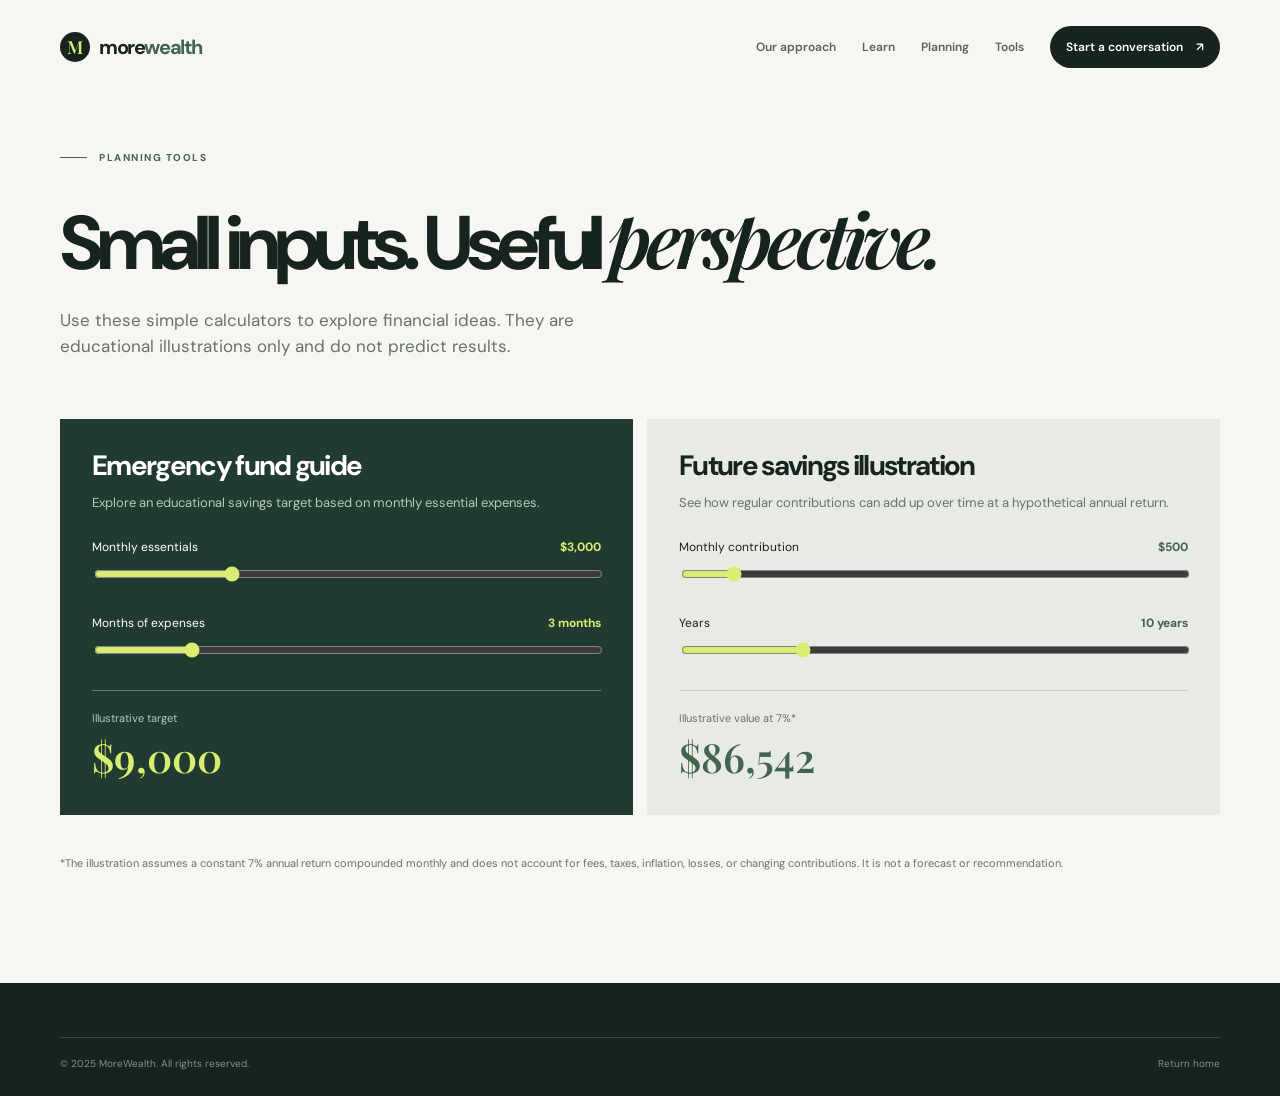
<file: tools.html>
<!doctype html>
<html lang="en"><head><meta charset="UTF-8"><meta name="viewport" content="width=device-width, initial-scale=1"><meta name="description" content="Free educational financial planning tools from MoreWealth."><title>Tools — MoreWealth</title><link rel="preconnect" href="https://fonts.googleapis.com"><link rel="preconnect" href="https://fonts.gstatic.com" crossorigin><link href="https://fonts.googleapis.com/css2?family=DM+Sans:wght@400;500;600;700&family=Playfair+Display:ital,wght@0,600;1,600&display=swap" rel="stylesheet"><link rel="stylesheet" href="styles.css"><style>.tools-page{padding:150px 0 100px}.tools-page h1{font-size:clamp(48px,6vw,76px);line-height:1;letter-spacing:-.08em;margin:0 0 20px}.tools-page h1 em{font:italic 600 1em var(--serif)}.tools-intro{max-width:580px;color:var(--muted);font-size:17px}.tool-grid{display:grid;grid-template-columns:repeat(2,1fr);gap:14px;margin-top:60px}.calculator-card{background:var(--green-dark);color:#fff;padding:32px}.calculator-card:nth-child(2){background:#e8ebe3;color:var(--ink)}.calculator-card h2{font-size:28px;line-height:1.05;letter-spacing:-.06em;margin:0 0 12px}.calculator-card p{font-size:13px;color:#b8c9bb}.calculator-card:nth-child(2) p{color:var(--muted)}.calc-field{margin:25px 0}.calc-field label{display:flex;justify-content:space-between;font-size:12px;margin-bottom:8px}.calc-field output{color:var(--lime);font-weight:700}.calculator-card:nth-child(2) output{color:var(--green)}.calc-field input[type=range]{width:100%;accent-color:var(--lime)}.calc-result{border-top:1px solid #687d6e;padding-top:19px}.calculator-card:nth-child(2) .calc-result{border-color:var(--line)}.calc-result span{display:block;font-size:11px;color:#b8c9bb}.calculator-card:nth-child(2) .calc-result span{color:var(--muted)}.calc-result strong{display:block;margin-top:4px;color:var(--lime);font:600 40px var(--serif)}.calculator-card:nth-child(2) .calc-result strong{color:var(--green)}.tool-note{margin-top:40px;color:var(--muted);font-size:11px}@media(max-width:800px){.container{width:min(100% - 40px,600px)}.tool-grid{grid-template-columns:1fr}.site-nav{display:none}.menu-toggle{display:block}.site-nav.open{display:flex;position:absolute;top:65px;left:20px;right:20px;flex-direction:column;padding:20px;background:#fff}.site-header{padding:18px 0}}</style></head>
<body><header class="site-header"><div class="container nav-wrap"><a class="brand" href="index.html"><span class="brand-mark">M</span><span>more<span>wealth</span></span></a><button class="menu-toggle" aria-expanded="false" aria-controls="site-nav" aria-label="Open navigation"><i></i><i></i><i></i></button><nav id="site-nav" class="site-nav"><a href="index.html#approach">Our approach</a><a href="education.html">Learn</a><a href="planning.html">Planning</a><a href="tools.html">Tools</a><a class="nav-cta" href="index.html#contact">Start a conversation <span>↗</span></a></nav></div></header><main class="tools-page"><div class="container"><p class="eyebrow"><span></span> Planning tools</p><h1>Small inputs. Useful <em>perspective.</em></h1><p class="tools-intro">Use these simple calculators to explore financial ideas. They are educational illustrations only and do not predict results.</p><div class="tool-grid"><section class="calculator-card"><h2>Emergency fund guide</h2><p>Explore an educational savings target based on monthly essential expenses.</p><div class="calc-field"><label>Monthly essentials <output id="expense-output">$3,000</output></label><input id="expenses" type="range" min="500" max="10000" step="100" value="3000"></div><div class="calc-field"><label>Months of expenses <output id="months-output">3 months</output></label><input id="months" type="range" min="1" max="12" value="3"></div><div class="calc-result"><span>Illustrative target</span><strong id="fund-result">$9,000</strong></div></section><section class="calculator-card"><h2>Future savings illustration</h2><p>See how regular contributions can add up over time at a hypothetical annual return.</p><div class="calc-field"><label>Monthly contribution <output id="contribution-output">$500</output></label><input id="contribution" type="range" min="50" max="5000" step="50" value="500"></div><div class="calc-field"><label>Years <output id="years-output">10 years</output></label><input id="years" type="range" min="1" max="40" value="10"></div><div class="calc-result"><span>Illustrative value at 7%*</span><strong id="future-result">$86,500</strong></div></section></div><p class="tool-note">*The illustration assumes a constant 7% annual return compounded monthly and does not account for fees, taxes, inflation, losses, or changing contributions. It is not a forecast or recommendation.</p></div></main><footer><div class="container footer-bottom"><span>© 2025 MoreWealth. All rights reserved.</span><span><a href="index.html">Return home</a></span></div></footer><script src="script.js"></script><script>const money=v=>new Intl.NumberFormat('en-US',{style:'currency',currency:'USD',maximumFractionDigits:0}).format(v);const expenses=document.querySelector('#expenses'),months=document.querySelector('#months'),expenseOutput=document.querySelector('#expense-output'),monthsOutput=document.querySelector('#months-output'),fundResult=document.querySelector('#fund-result');function fund(){expenseOutput.textContent=money(+expenses.value);monthsOutput.textContent=`${months.value} ${months.value==='1'?'month':'months'}`;fundResult.textContent=money(+expenses.value*+months.value)}[expenses,months].forEach(x=>x.oninput=fund);fund();const contribution=document.querySelector('#contribution'),years=document.querySelector('#years'),contributionOutput=document.querySelector('#contribution-output'),yearsOutput=document.querySelector('#years-output'),futureResult=document.querySelector('#future-result');function future(){const p=+contribution.value,r=.07/12,n=+years.value*12;contributionOutput.textContent=money(p);yearsOutput.textContent=`${years.value} ${years.value==='1'?'year':'years'}`;futureResult.textContent=money(p*((1+r)**n-1)/r)}[contribution,years].forEach(x=>x.oninput=future);future();</script></body></html>
</file>
<file: styles.css>
:root{--ink:#17231f;--muted:#65736b;--cream:#f7f6f0;--white:#fff;--green:#426451;--green-dark:#223b30;--lime:#d9ed73;--gold:#e6c58d;--line:rgba(23,35,31,.16);--serif:'Playfair Display',Georgia,serif;--sans:'DM Sans',Arial,sans-serif}*{box-sizing:border-box}html{scroll-behavior:smooth}body{margin:0;background:var(--cream);color:var(--ink);font-family:var(--sans);line-height:1.5}a{color:inherit;text-decoration:none}button,input,select{font:inherit}.container{width:min(1160px,calc(100% - 64px));margin:auto}.site-header{position:absolute;z-index:10;top:0;width:100%;padding:26px 0}.nav-wrap,.site-nav,.brand{display:flex;align-items:center}.nav-wrap{justify-content:space-between}.brand{font-size:20px;font-weight:700;letter-spacing:-.07em;gap:9px}.brand>span:last-child>span{color:var(--green)}.brand-mark{display:grid;place-items:center;width:30px;height:30px;background:var(--ink);border-radius:50%;color:var(--lime);font:600 18px var(--serif);letter-spacing:0}.site-nav{gap:26px;font-size:12px;font-weight:600}.site-nav>a:not(.nav-cta){opacity:.7}.site-nav>a:hover{opacity:1}.country-link{border-left:1px solid var(--line);padding-left:24px}.country-link span{margin-left:5px}.nav-cta{background:var(--ink);color:#fff;border-radius:99px;padding:12px 16px}.nav-cta span,.button span{margin-left:10px}.menu-toggle{display:none;border:0;background:none}.menu-toggle i{display:block;height:2px;width:24px;background:var(--ink);margin:5px}.hero{position:relative;min-height:770px;overflow:hidden;padding:155px 0 45px;background:linear-gradient(120deg,#f7f6f0,#e3ecdf)}.hero-grid{display:grid;grid-template-columns:49% 51%;align-items:center}.eyebrow{display:flex;align-items:center;gap:12px;margin:0 0 22px;text-transform:uppercase;letter-spacing:.15em;font-size:10px;font-weight:700;color:var(--green)}.eyebrow span{width:27px;height:1px;background:currentColor}.hero h1{max-width:630px;margin:0 0 26px;font-size:clamp(55px,6.5vw,86px);line-height:.98;letter-spacing:-.08em}.hero h1 em,h2 em{font:600 italic 1em var(--serif);letter-spacing:-.06em}.hero-lede{max-width:425px;margin:0;color:var(--muted);font-size:17px;line-height:1.65}.hero-actions{display:flex;align-items:center;gap:27px;margin:35px 0 55px}.button{display:inline-flex;align-items:center;justify-content:center;border:0;border-radius:100px;padding:16px 21px;font-size:12px;font-weight:700;cursor:pointer}.button.dark{background:var(--ink);color:#fff}.button.dark:hover{background:var(--green)}.button.light{width:100%;background:var(--lime);color:var(--ink)}.under-link,.arrow-link{border-bottom:1px solid currentColor;padding-bottom:4px;font-size:12px;font-weight:700}.under-link span,.arrow-link span{margin-left:9px}.hero-note{display:flex;align-items:center;gap:12px;color:var(--muted);font-size:11px;line-height:1.45}.hero-note strong{color:var(--ink)}.note-icon{display:grid;place-items:center;width:31px;height:31px;border-radius:50%;background:var(--lime);color:var(--green);font-size:17px}.hero-art{height:510px;position:relative}.hero-orb{position:absolute;width:500px;height:500px;border-radius:50%;right:-140px;top:130px;background:rgba(217,237,115,.33);filter:blur(1px)}.art-sun{position:absolute;width:315px;height:315px;right:88px;top:22px;border-radius:50%;background:var(--lime)}.art-line{position:absolute;border:1px solid rgba(23,35,31,.25);border-radius:50%;transform:rotate(-25deg)}.line-one{width:590px;height:270px;right:-70px;top:94px}.line-two{width:500px;height:235px;right:10px;top:150px;transform:rotate(39deg)}.art-hill{position:absolute;border-radius:50% 50% 0 0/100% 100% 0 0;transform:rotate(-10deg)}.hill-one{width:460px;height:250px;right:-35px;bottom:37px;background:#89a793}.hill-two{width:545px;height:215px;right:47px;bottom:17px;background:var(--green)}.art-card{position:absolute;right:116px;bottom:78px;display:flex;flex-direction:column;color:#fff;font-family:var(--serif);line-height:1.2}.art-card small,.art-card span{font:10px var(--sans);text-transform:uppercase;letter-spacing:.1em}.art-card strong{font-size:21px;margin:8px 0 24px}.art-card em{font-style:italic}.star{position:absolute;color:var(--green);font-size:23px}.star-one{top:25px;right:45px}.star-two{bottom:90px;left:58px;font-size:15px}.hero-bottom{position:absolute;bottom:31px;left:50%;display:flex;align-items:center;gap:12px;transform:translateX(-50%);text-transform:uppercase;letter-spacing:.15em;font-size:9px;color:var(--muted)}.scroll-line{width:47px;height:1px;background:var(--muted)}.section{padding:130px 0}.intro{background:var(--white)}.intro-grid{display:grid;grid-template-columns:32% 68%}.intro h2,.section-head h2,.tools h2,.people h2,.availability h2,.contact h2{margin:0 0 28px;font-size:clamp(43px,5vw,67px);line-height:1.03;letter-spacing:-.08em}.large-copy{max-width:665px;margin:0 0 34px;color:var(--muted);font-size:20px;line-height:1.55}.pathways{background:var(--cream)}.section-head{display:flex;align-items:end;justify-content:space-between;margin-bottom:54px}.section-head>p{max-width:280px;color:var(--muted);font-size:14px}.path-grid{display:grid;grid-template-columns:repeat(3,1fr);gap:14px}.path-card{display:flex;flex-direction:column;min-height:350px;padding:31px;background:#e8ebe3}.path-card.featured{background:var(--green);color:#fff}.path-symbol{font-size:11px;opacity:.65}.path-card h3{margin:62px 0 15px;font-size:35px;letter-spacing:-.06em}.path-card p{max-width:255px;color:var(--muted);font-size:13px}.path-card.featured p{color:#d4dfd6}.path-card a{margin-top:auto;font-size:12px;font-weight:700}.path-card a span{margin-left:8px}.learn{background:var(--white)}.topic-grid{display:grid;grid-template-columns:repeat(3,1fr);gap:14px}.topic{min-height:205px;padding:24px;display:flex;flex-direction:column;color:var(--ink)}.topic span{font-size:10px;text-transform:uppercase;letter-spacing:.12em}.topic h3{margin:auto 0 0;font-size:25px;line-height:1.05;letter-spacing:-.05em}.topic b{align-self:end;margin-top:20px;font-size:21px;font-weight:400}.topic.large{grid-row:span 2;min-height:424px;background:linear-gradient(145deg,#bfce97,#54705f);color:#fff}.topic.large h3{font-size:37px}.topic-green{background:#dce9d2}.topic-gold{background:#ebd6ae}.topic-lilac{background:#d9d1e1}.tools{background:var(--ink);color:#fff}.tools .eyebrow{color:var(--lime)}.tools h2{color:#fff}.tools-copy>p:not(.eyebrow){max-width:420px;color:#aebbb4;font-size:15px;margin-bottom:32px}.tool-preview{background:#2b4035;padding:31px;color:#fff}.tool-top{display:flex;justify-content:space-between;color:#aebbb4;font-size:10px;text-transform:uppercase;letter-spacing:.08em}.tool-number{margin:50px 0 10px;color:var(--lime);font:600 58px var(--serif)}.tool-bar{height:7px;background:#496154;border-radius:9px;overflow:hidden}.tool-bar i{display:block;width:63%;height:100%;background:var(--lime)}.tool-labels{display:flex;justify-content:space-between;margin:9px 0 38px;color:#aebbb4;font-size:10px}.tool-preview label{display:block;margin-bottom:10px;font-size:12px}.tool-preview input{width:100%;accent-color:var(--lime)}.tool-preview p{margin:27px 0 0;color:#aebbb4;font-size:11px;line-height:1.5}.tools-grid{display:grid;grid-template-columns:1fr 1fr;gap:12%;align-items:center}.people{background:#edf0e6}.people-grid{display:grid;grid-template-columns:1fr 1fr;gap:12%;align-items:center}.people-art{height:495px;position:relative;background:linear-gradient(145deg,#c9d5a6,#6d8c74);overflow:hidden}.people-art:after{content:'';position:absolute;width:450px;height:450px;border:1px solid #ffffff66;border-radius:50%;left:50px;top:75px}.people-badge{position:absolute;z-index:1;left:35px;bottom:35px;width:190px;height:180px;padding:20px;background:var(--ink);color:#fff;font:16px var(--serif);line-height:1.3}.people-badge strong{display:block;margin-top:5px;color:var(--lime);font-size:29px}.audiences{display:flex;flex-wrap:wrap;gap:8px;margin-top:30px}.audiences span{padding:9px 12px;border:1px solid var(--line);border-radius:99px;font-size:11px}.availability{background:var(--white)}.availability-grid{display:grid;grid-template-columns:1fr 1fr;gap:15%;align-items:start}.availability-grid>div:last-child>p{max-width:440px;color:var(--muted);font-size:15px}.availability label{display:block;margin-top:28px;font-size:11px;font-weight:700}.availability select{display:block;width:100%;margin-top:9px;padding:15px 0;border:0;border-bottom:1px solid var(--ink);background:transparent;color:var(--ink);outline:0}.country-status{font-size:11px!important;color:var(--green)!important;margin-top:13px}.contact{padding-bottom:105px;background:var(--green);color:#fff}.contact .eyebrow{color:var(--lime)}.contact h2{color:#fff}.contact>p{color:#cad8cc}.contact-grid{display:grid;grid-template-columns:1fr 1fr;gap:15%}.contact-grid>div>p:last-child{max-width:360px;color:#cfdbd0}.contact form{display:grid;gap:18px}.contact label{font-size:11px;color:#d9e3da}.contact input,.contact select{display:block;width:100%;padding:11px 0;border:0;border-bottom:1px solid #91aa98;background:transparent;color:#fff;outline:0;border-radius:0}.contact input::placeholder{color:#b6c6b9}.contact select option{color:var(--ink)}.contact small{color:#b7c7ba;font-size:10px;line-height:1.4}.form-status{margin:0;color:var(--lime);font-size:12px}footer{padding:54px 0 25px;background:var(--ink);color:#fff}.footer-top{display:grid;grid-template-columns:1fr 1fr 1fr;gap:30px;padding-bottom:65px}.footer-brand{align-self:start}.footer-top>p{margin:0;font:18px/1.35 var(--serif)}.footer-links{display:grid;grid-template-columns:1fr 1fr;gap:11px;color:#aebbb4;font-size:11px}.footer-links a:hover{color:var(--lime)}.footer-bottom{display:flex;justify-content:space-between;gap:20px;border-top:1px solid #3b4c42;padding-top:18px;color:#83928a;font-size:10px}@media(max-width:800px){.container{width:min(100% - 40px,600px)}.site-header{padding:18px 0}.menu-toggle{display:block}.site-nav{display:none;position:absolute;top:65px;left:20px;right:20px;flex-direction:column;align-items:stretch;gap:17px;padding:20px;background:#fff;box-shadow:0 10px 30px #0002}.site-nav.open{display:flex}.country-link{border:0;padding-left:0}.nav-cta{text-align:center}.hero{min-height:900px;padding-top:116px}.hero-grid,.intro-grid,.tools-grid,.people-grid,.availability-grid,.contact-grid{grid-template-columns:1fr;gap:50px}.hero-art{height:315px;order:-1}.art-sun{width:220px;height:220px;right:28px}.hero-orb{width:350px;height:350px;right:-120px;top:85px}.line-one{width:400px;height:180px;right:-75px;top:63px}.line-two{width:350px;height:160px;right:-25px;top:100px}.hill-one{width:350px;height:170px;right:-45px}.hill-two{width:410px;height:145px;right:10px}.art-card{right:38px;bottom:47px}.star-one{right:20px}.hero h1{font-size:55px}.hero-actions{margin-bottom:35px;align-items:flex-start;flex-direction:column;gap:20px}.section{padding:82px 0}.path-grid,.topic-grid{grid-template-columns:1fr}.topic.large{grid-row:auto;min-height:260px}.topic{min-height:190px}.section-head{display:block}.section-head>p{margin-top:23px}.people-art{height:350px}.footer-top{grid-template-columns:1fr;gap:25px;padding-bottom:40px}.footer-bottom{display:block}.footer-bottom span{display:block;margin-top:10px}.hero-bottom{display:none}}
</file>
